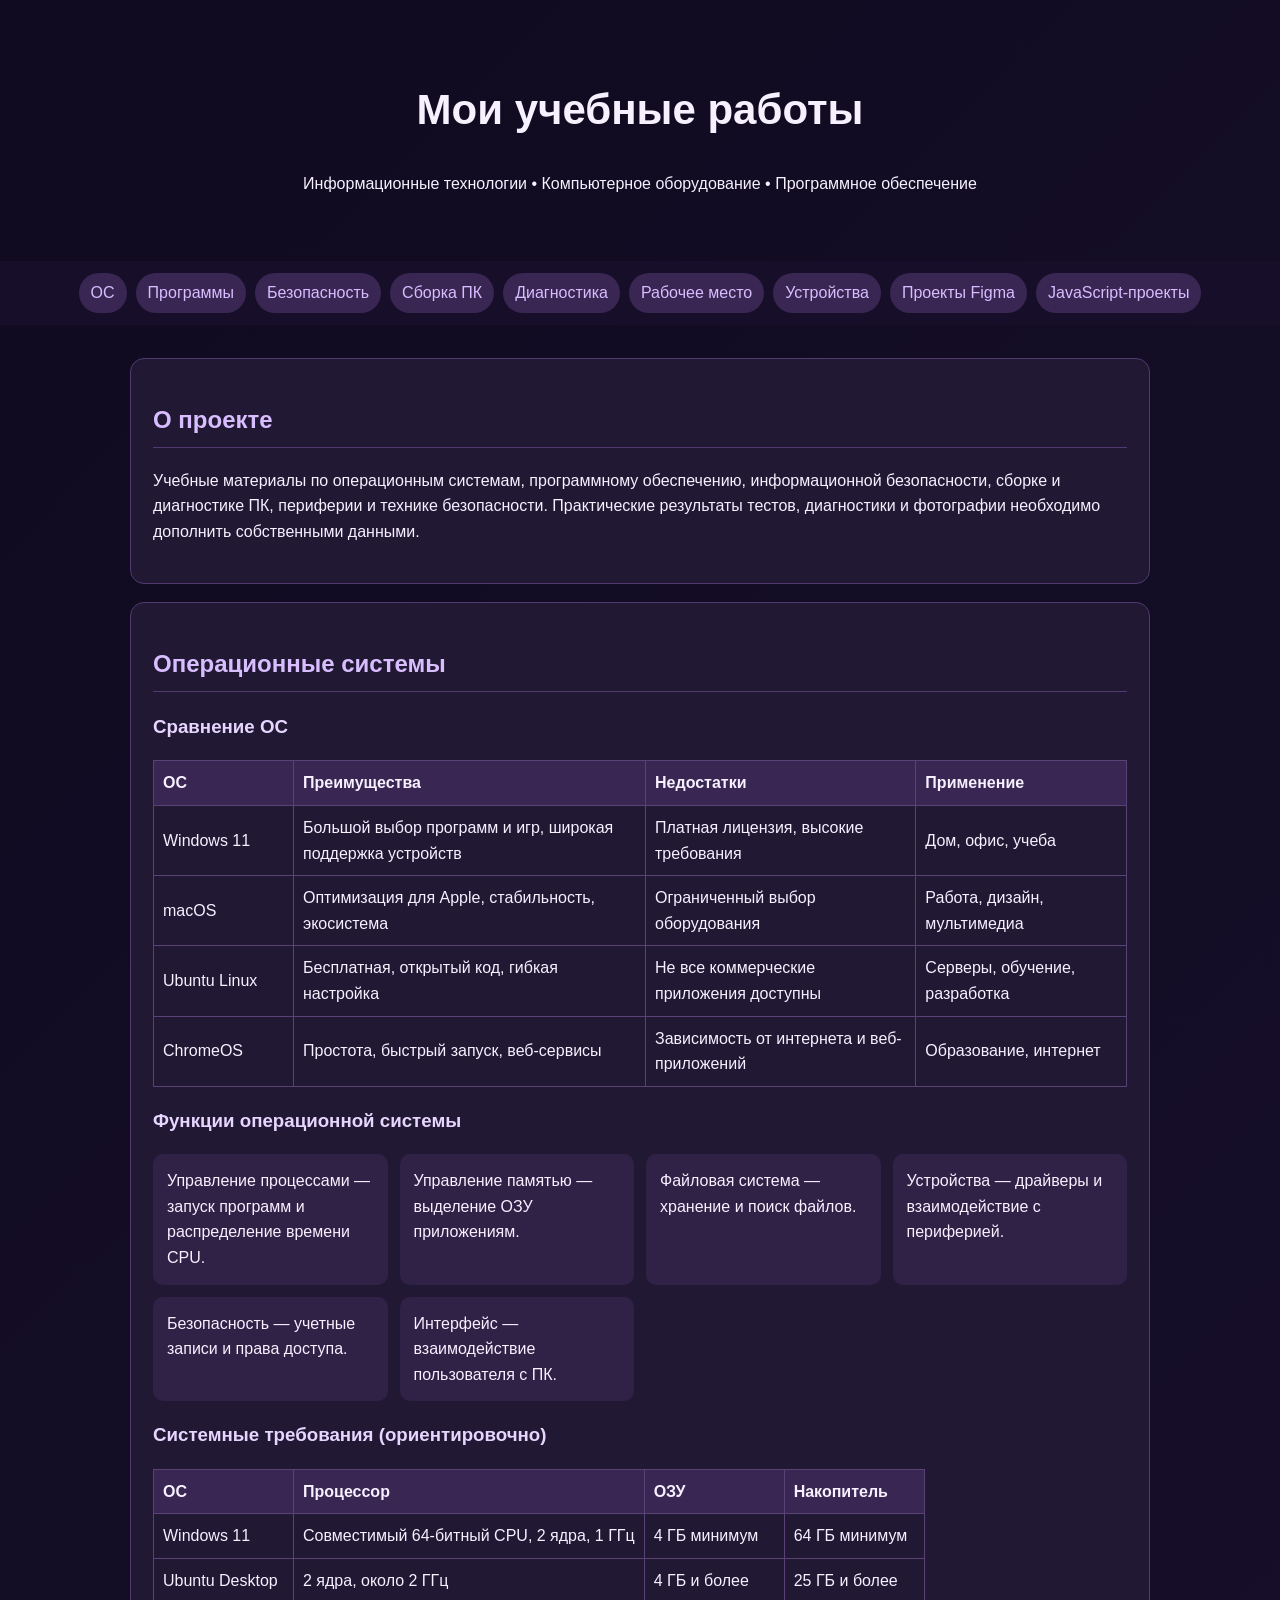
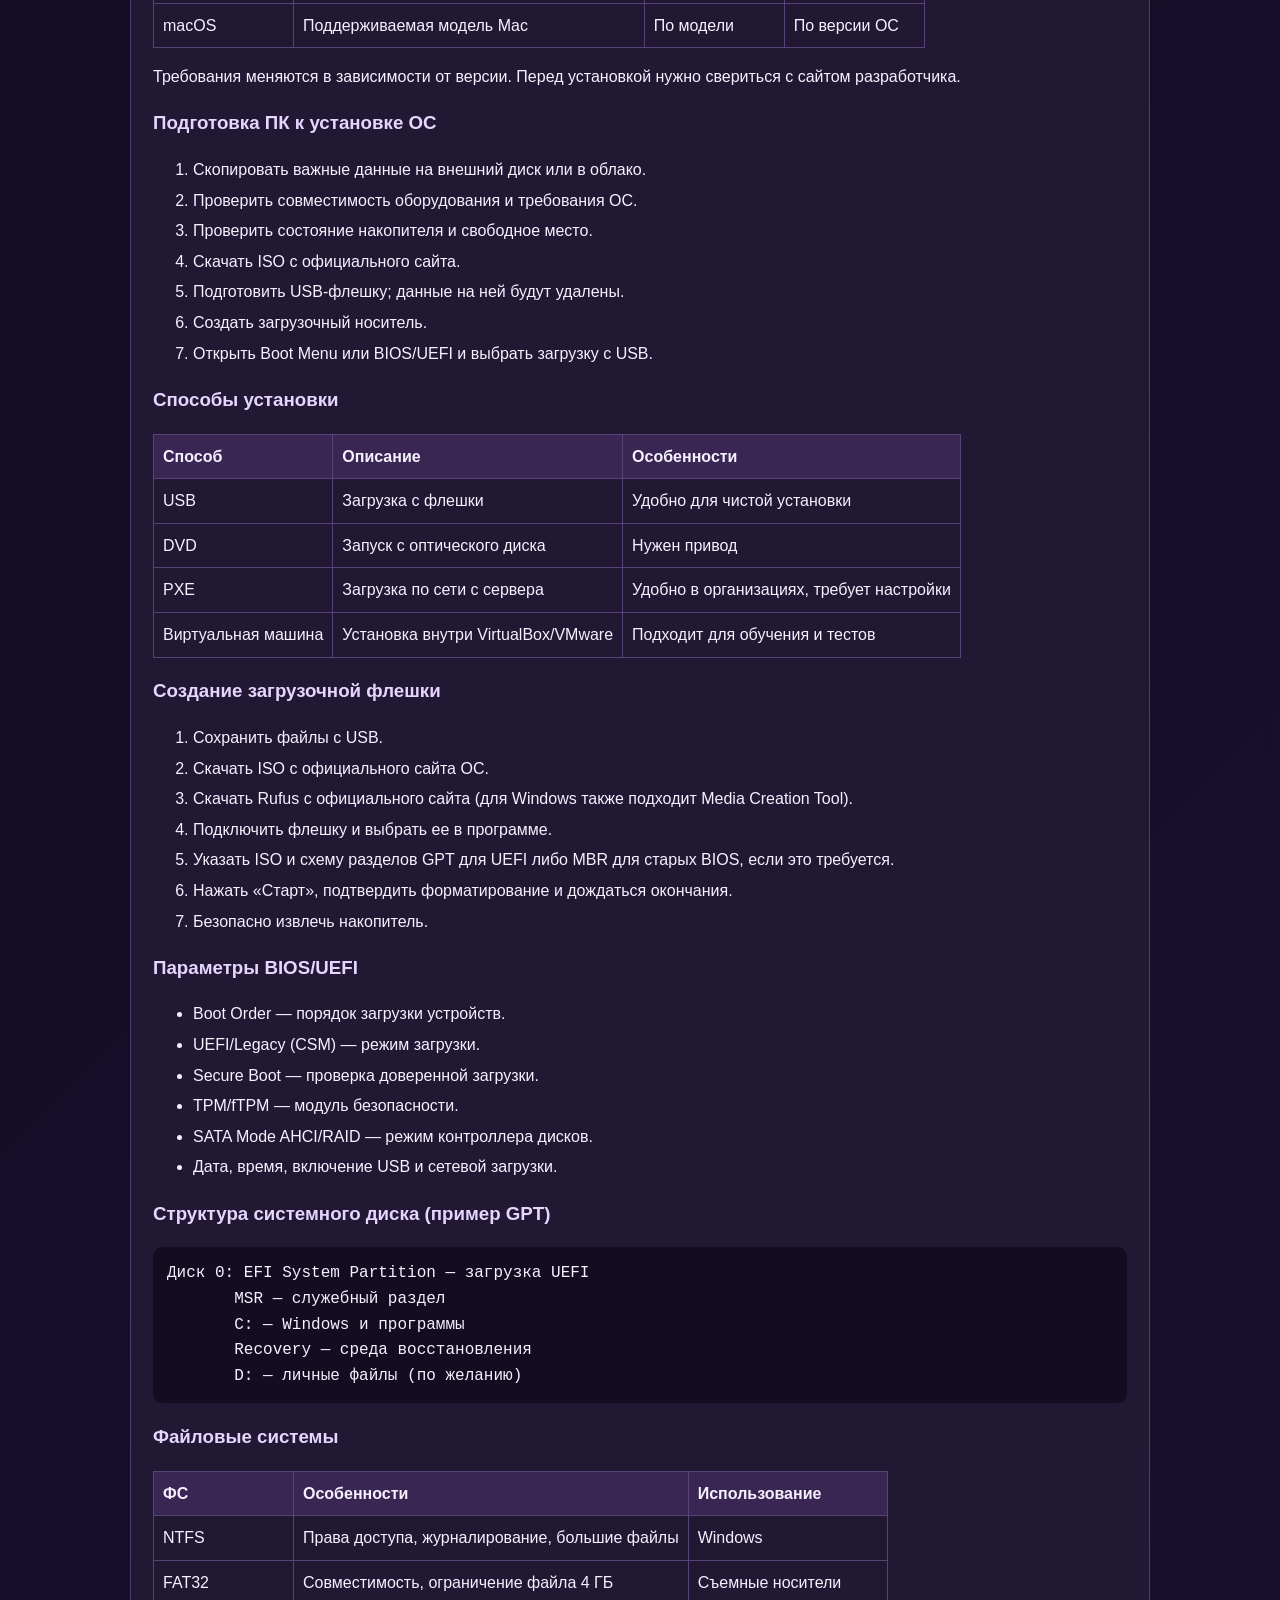
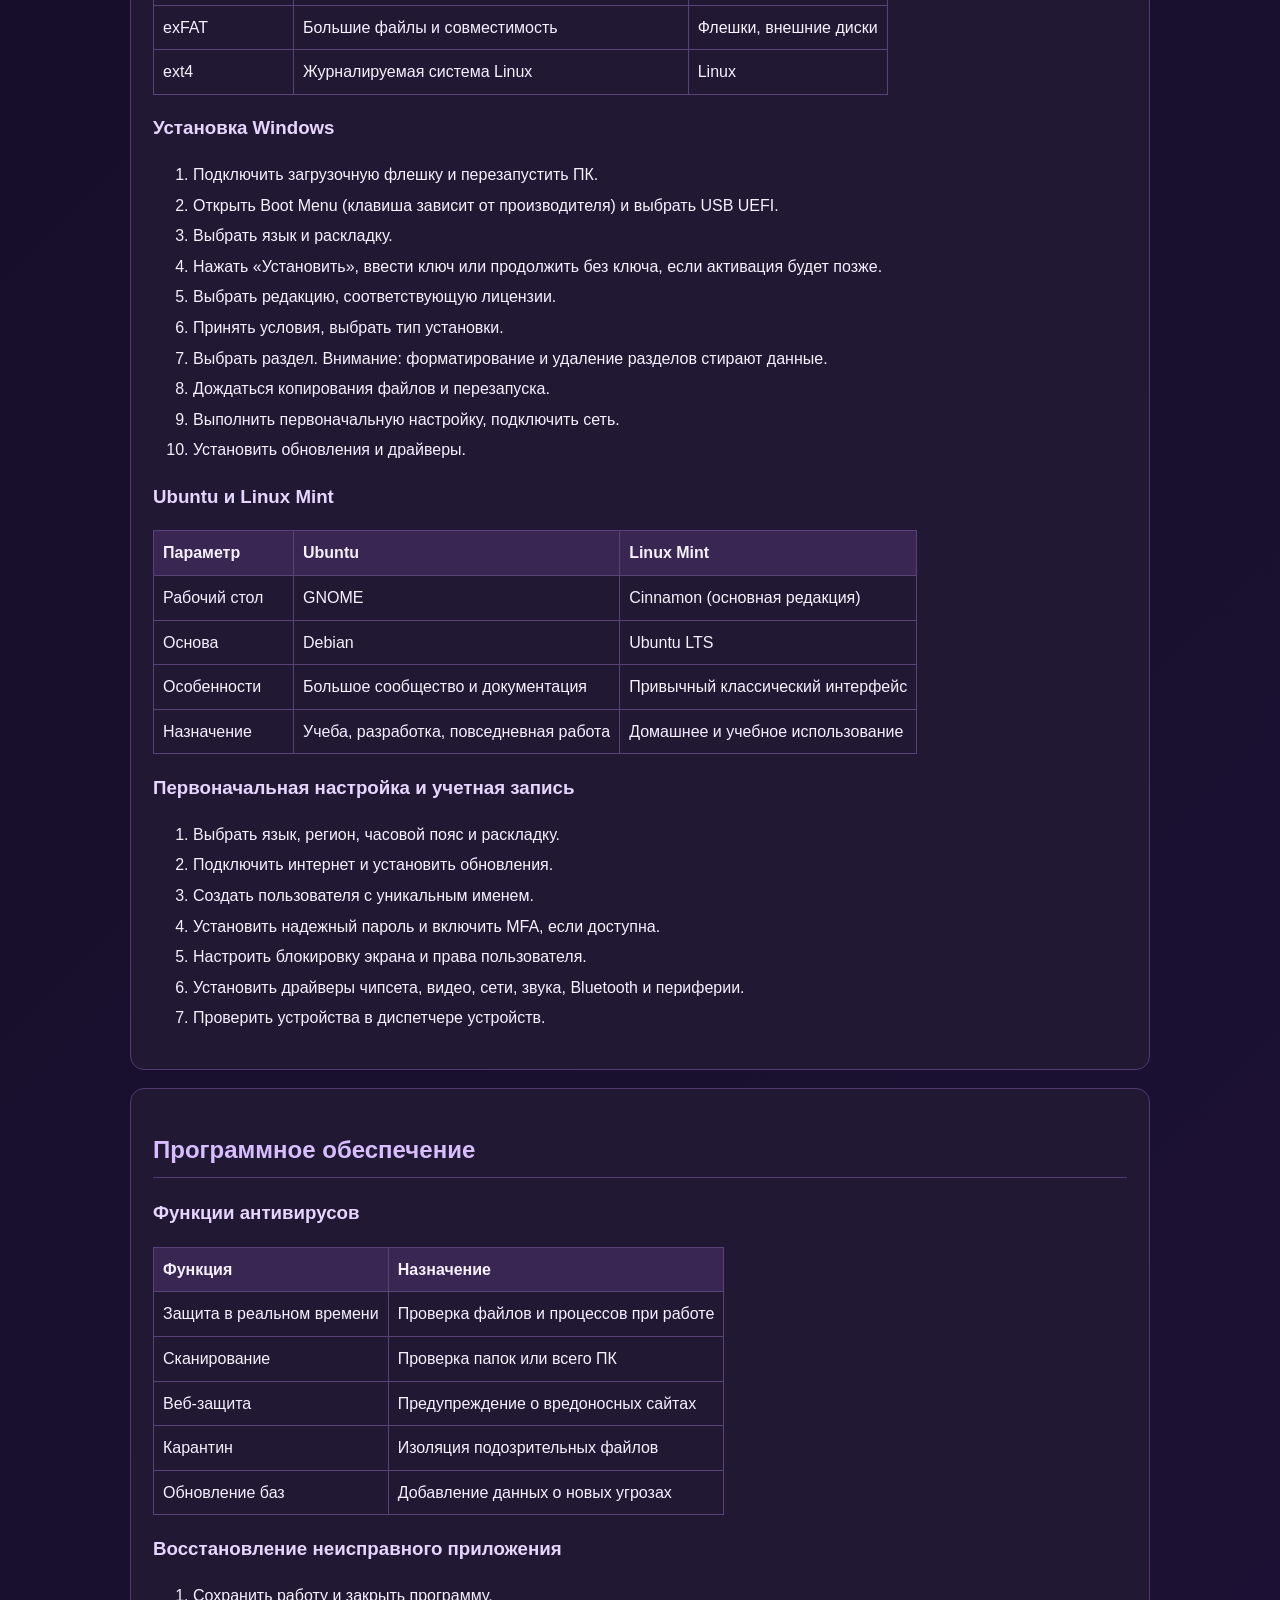
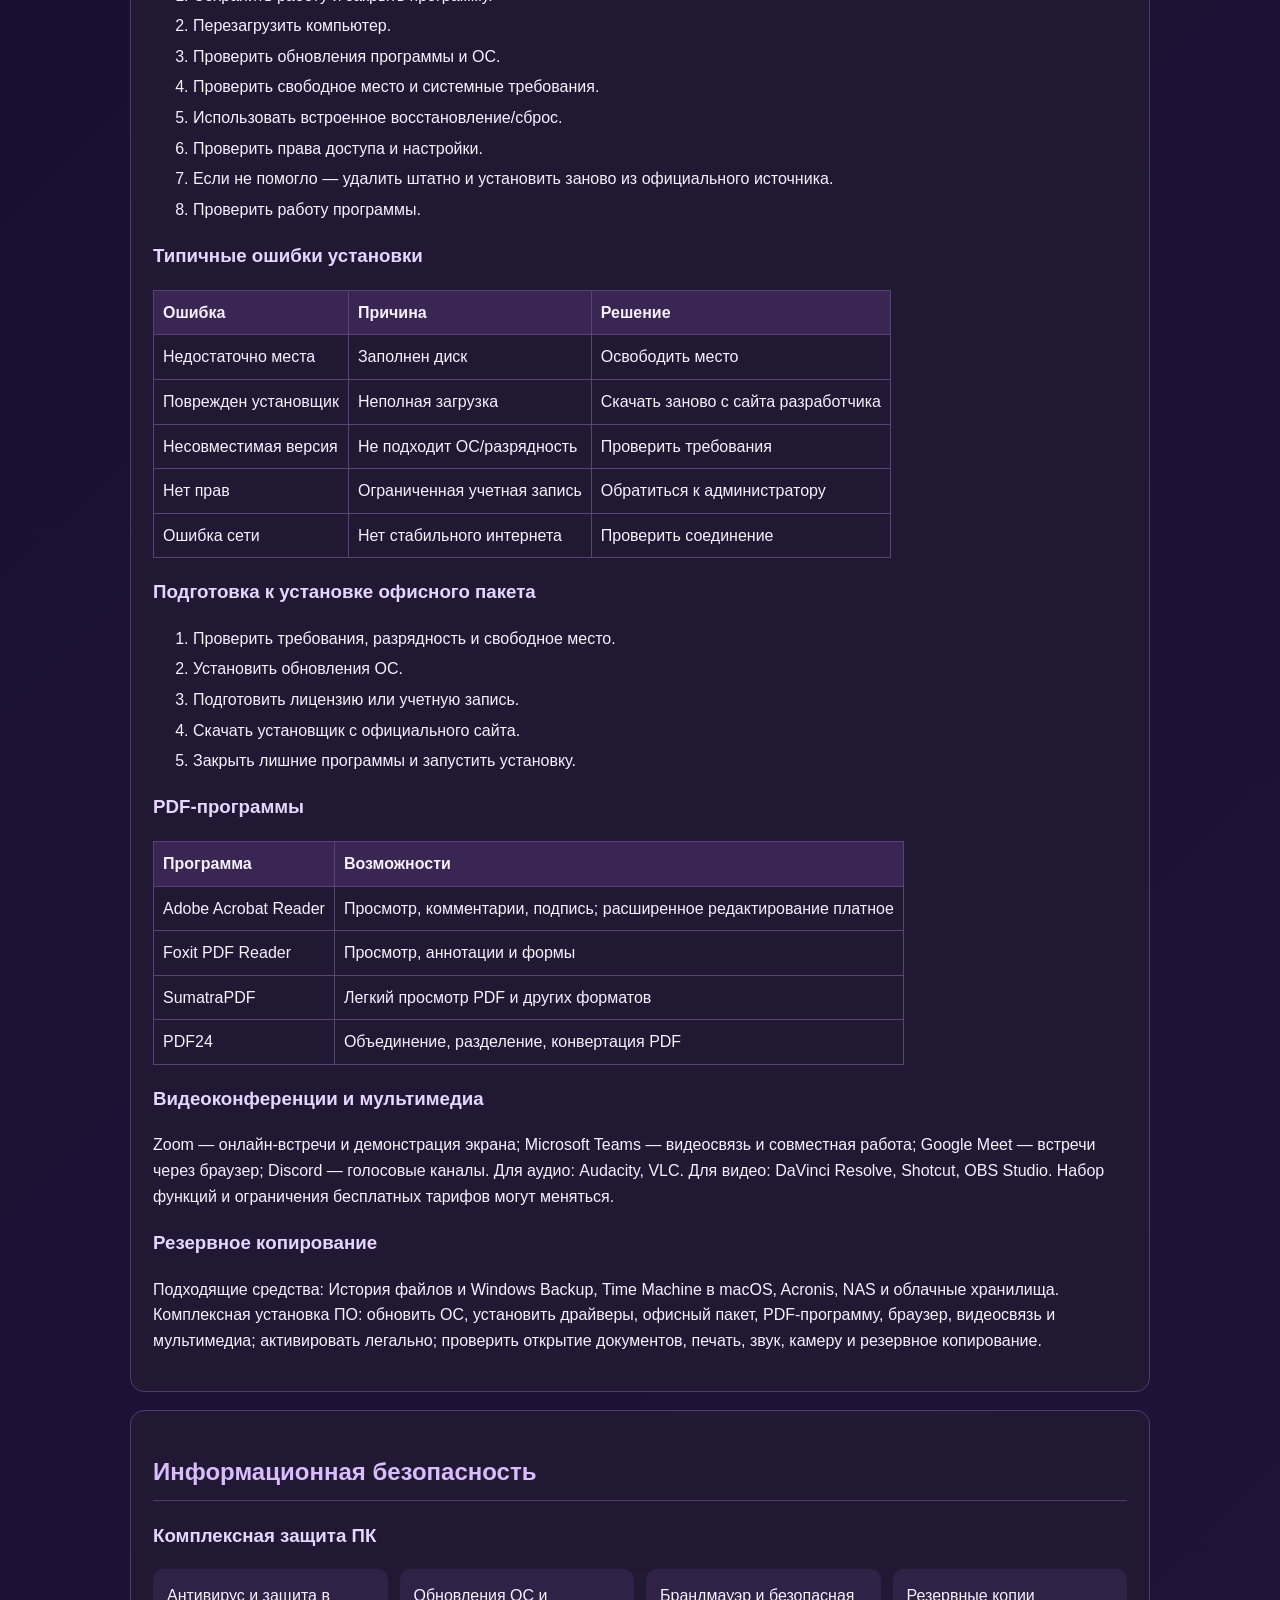
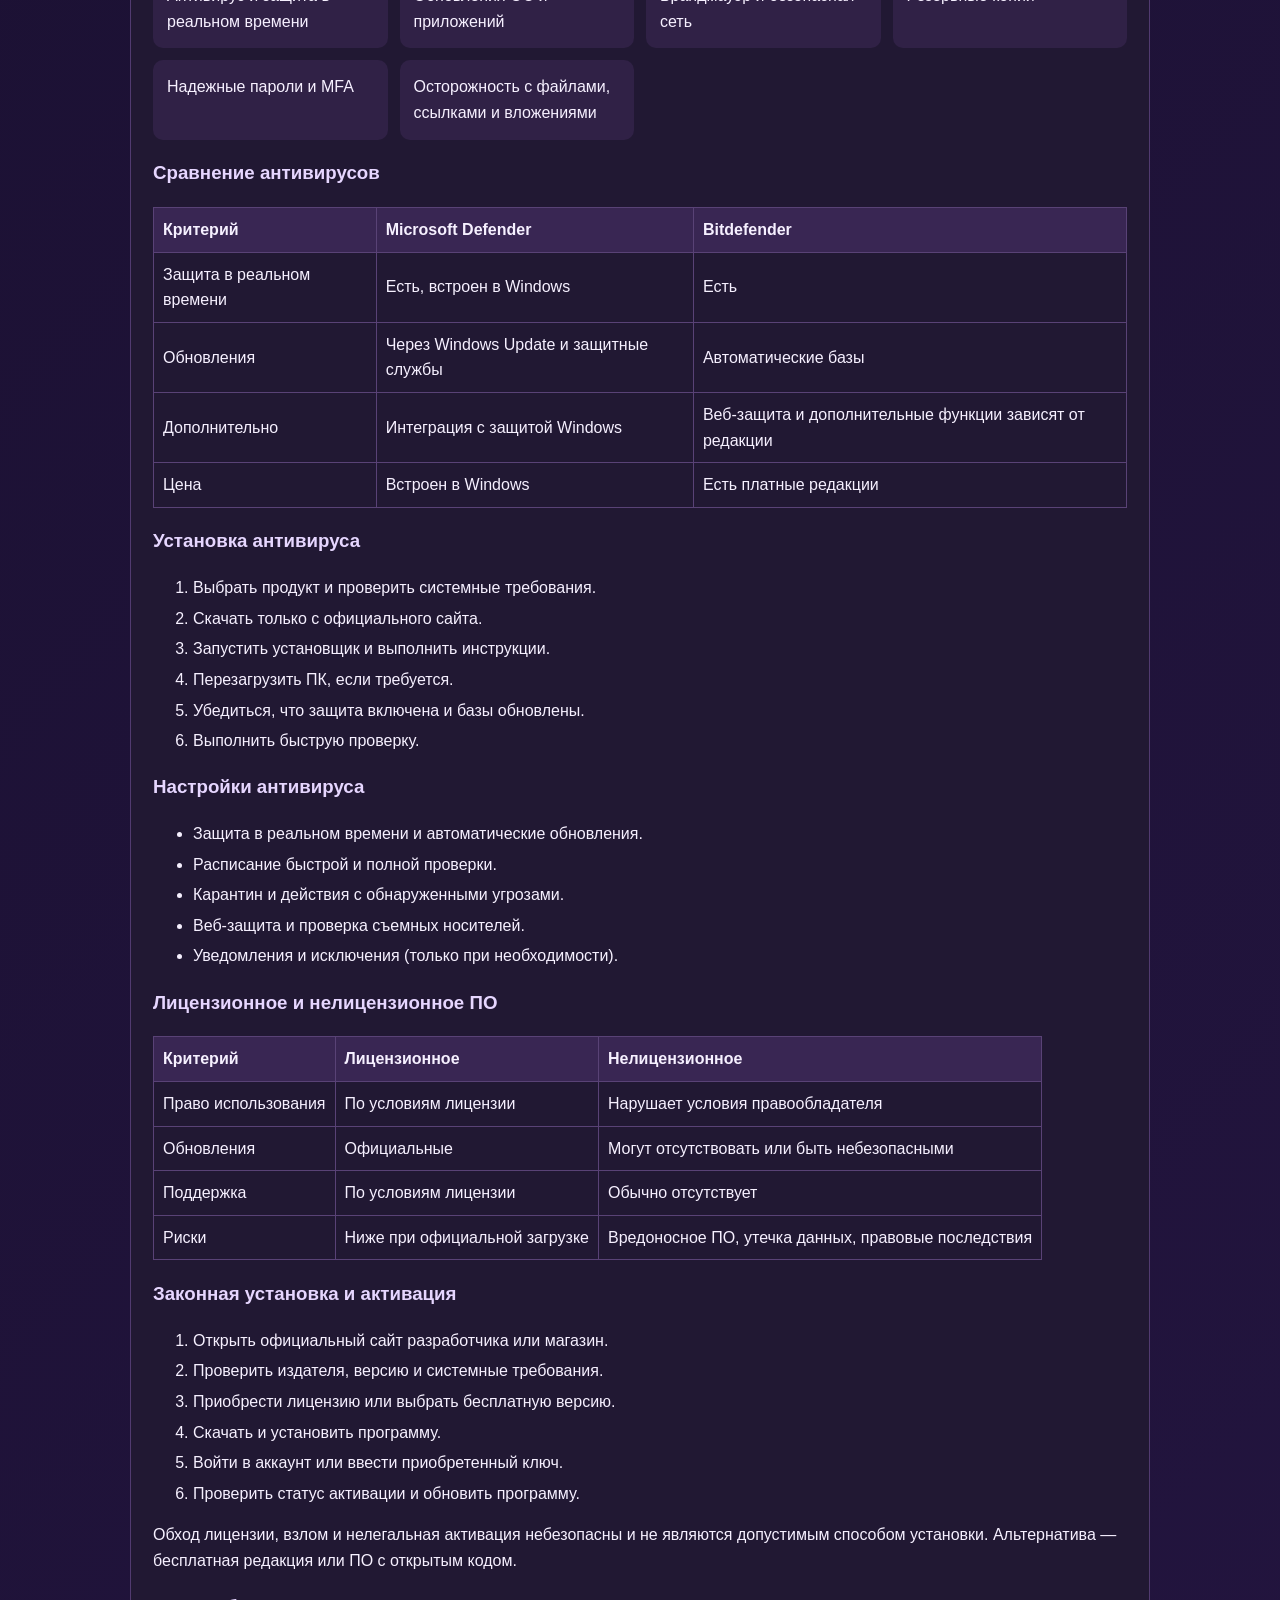
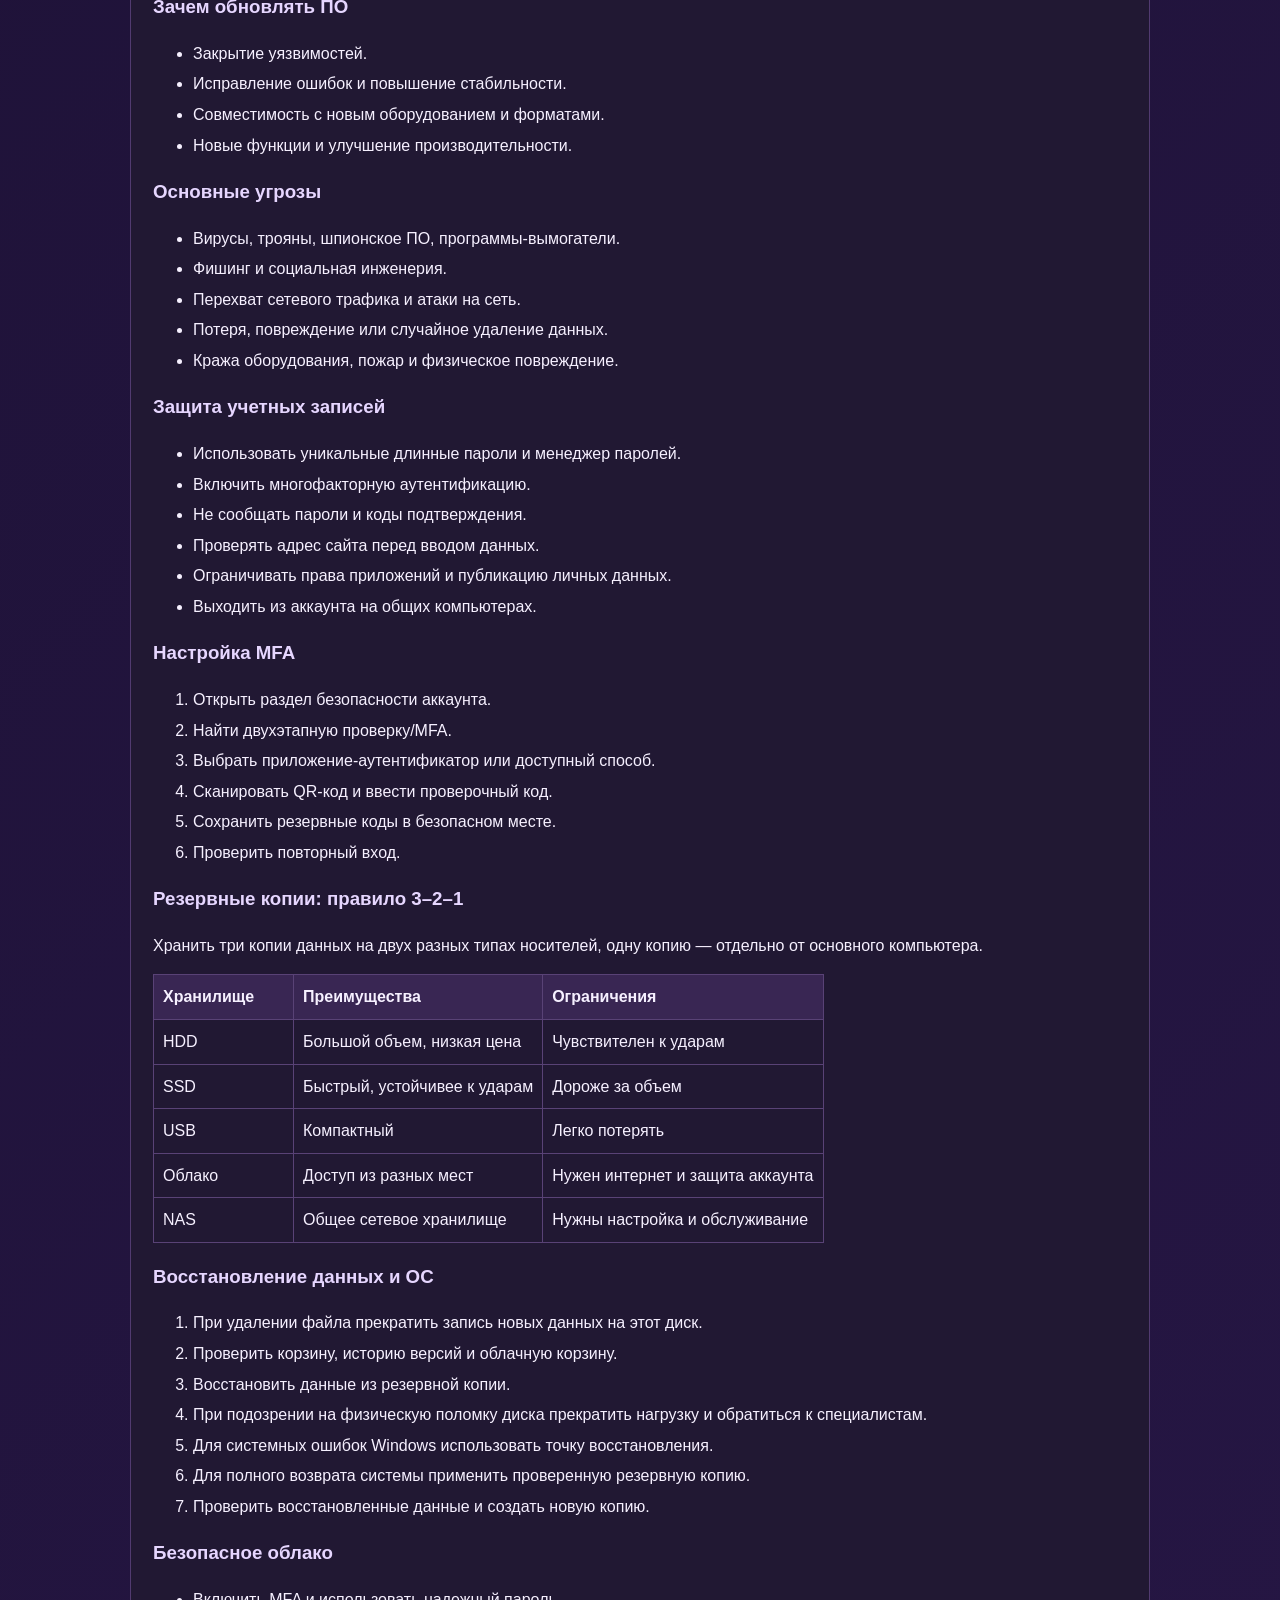
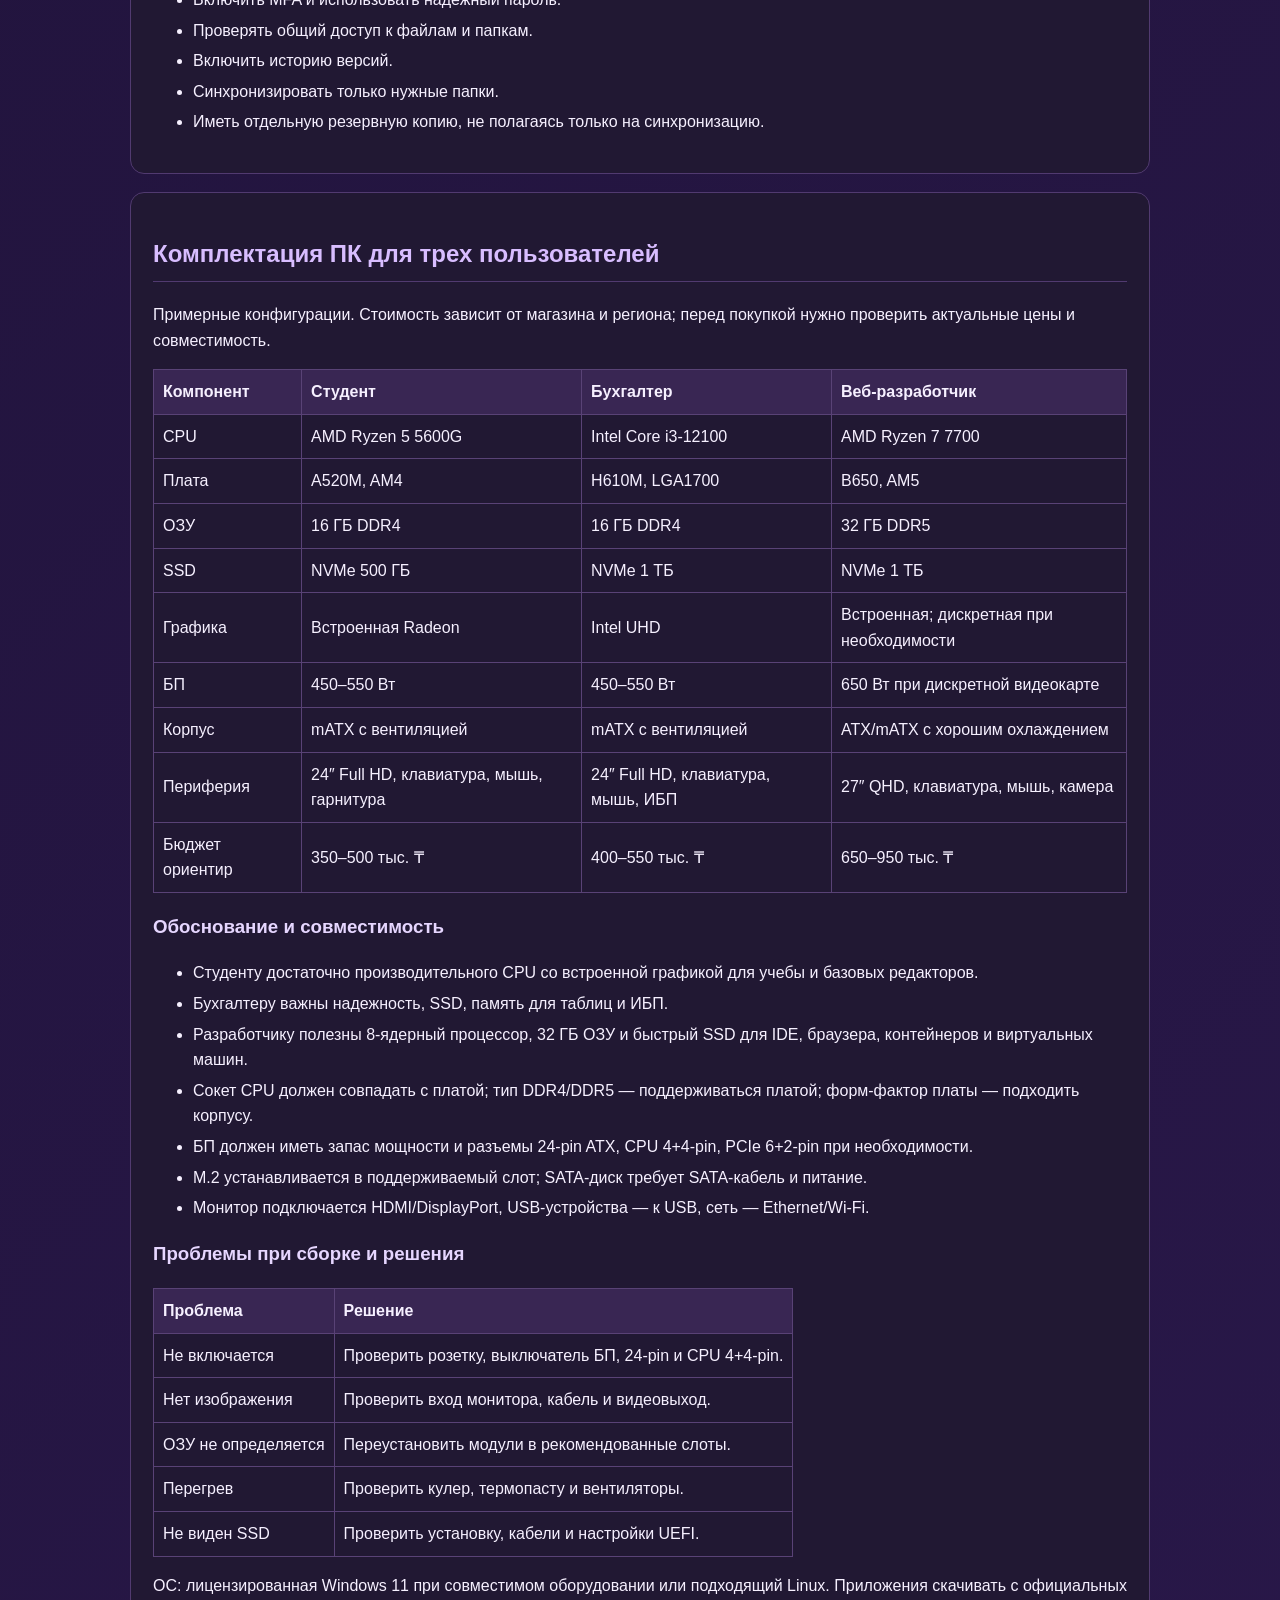
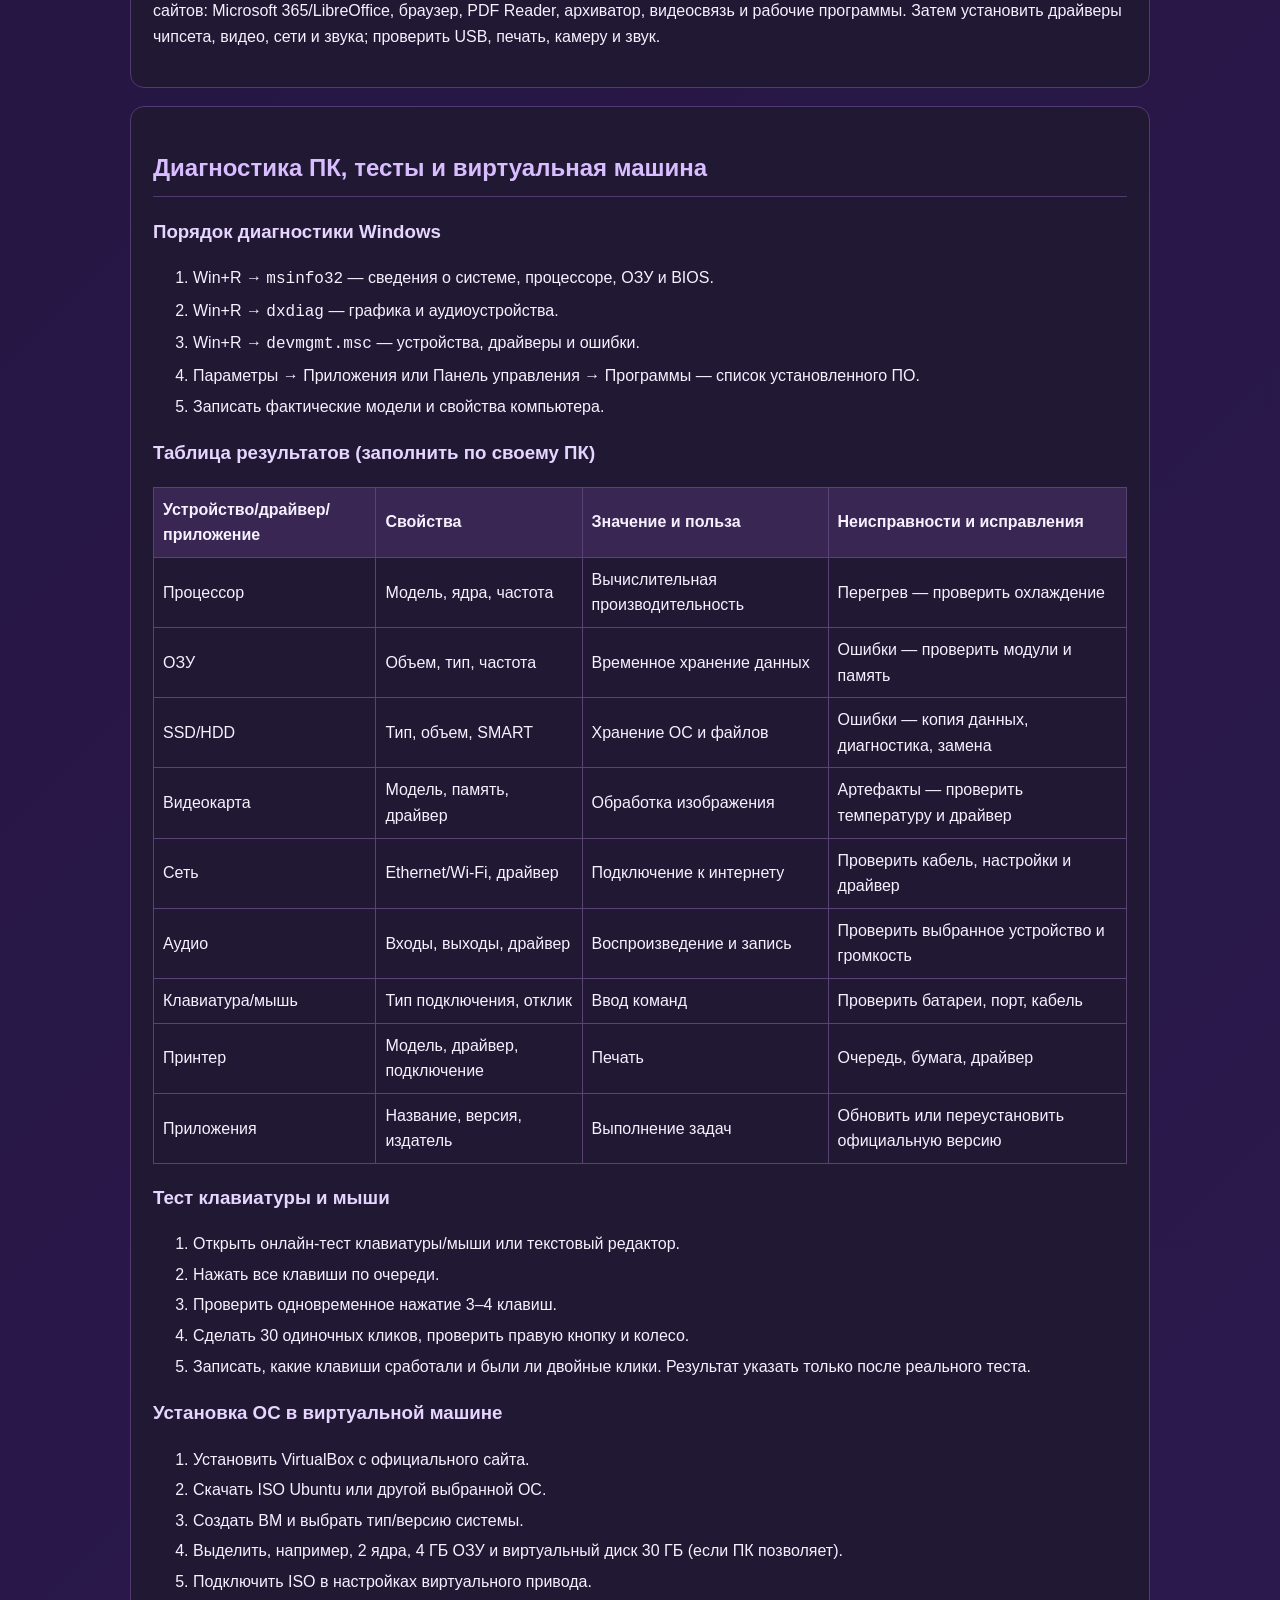
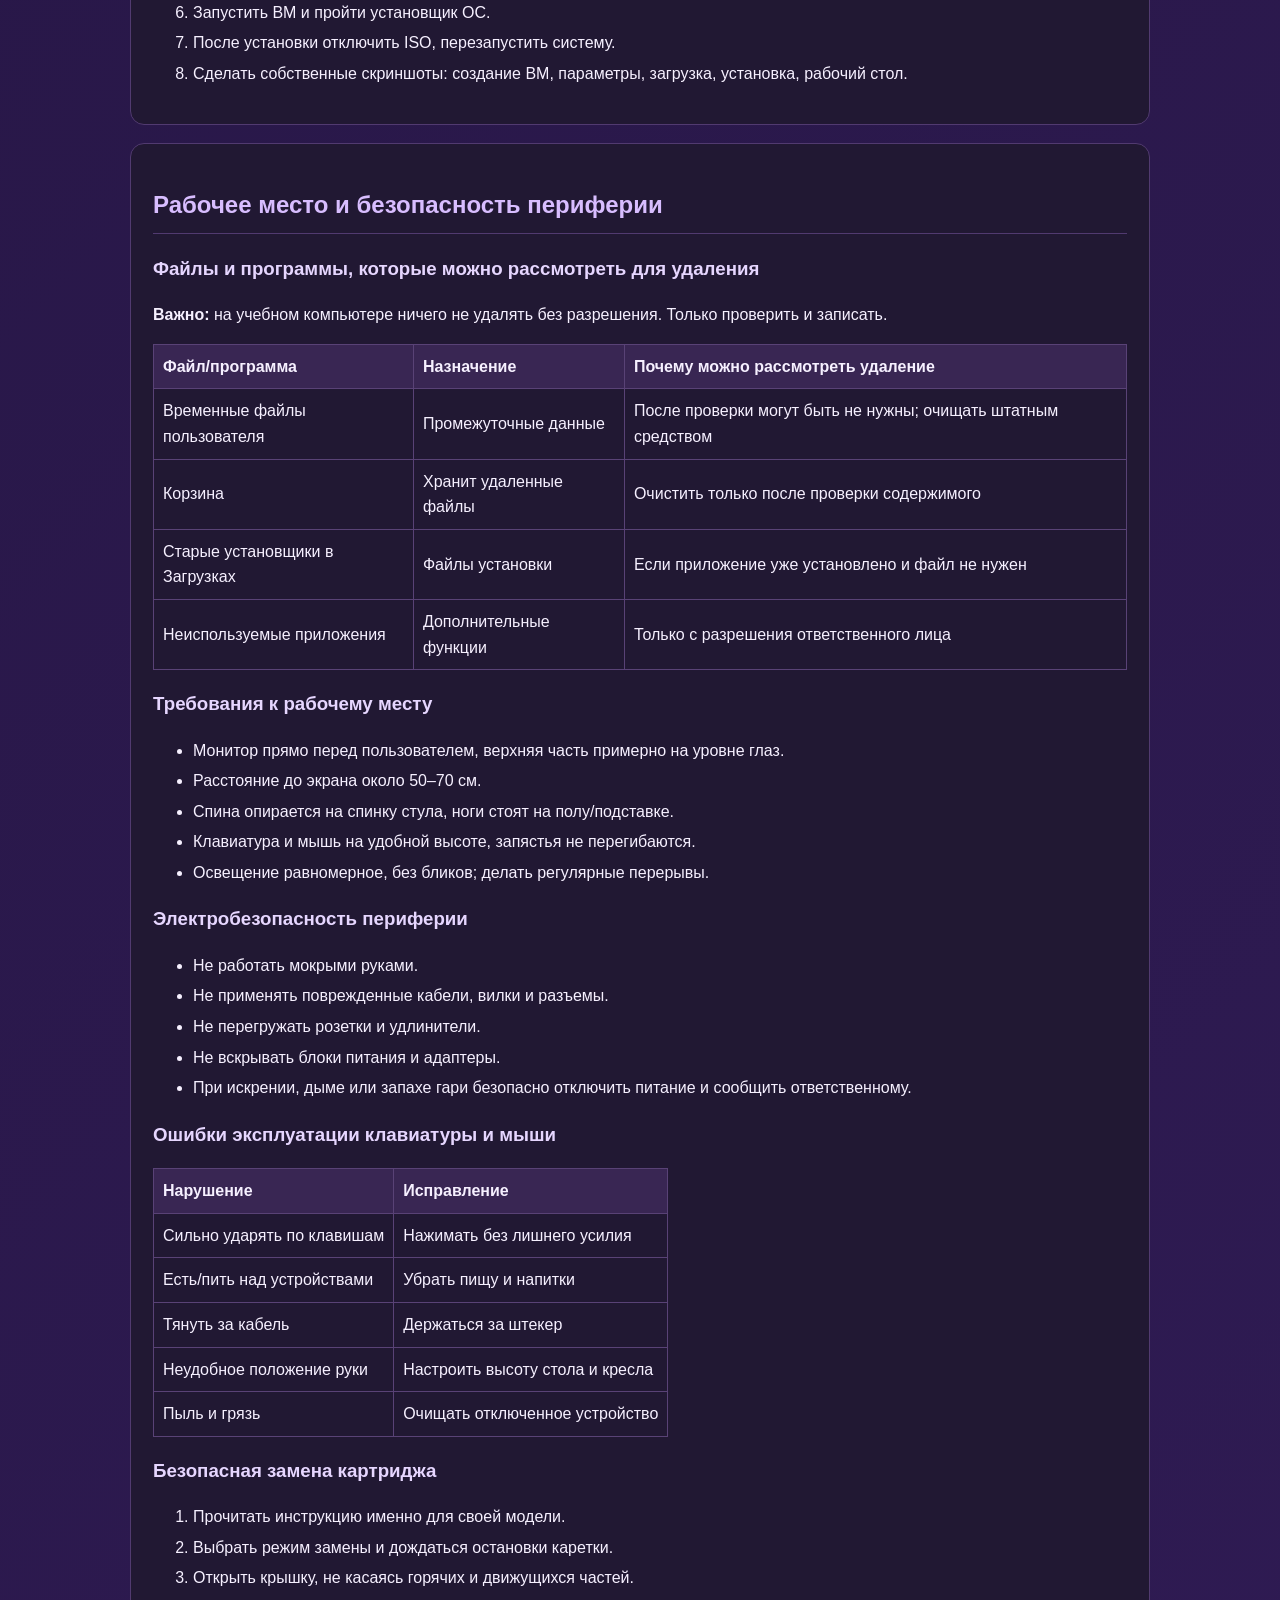
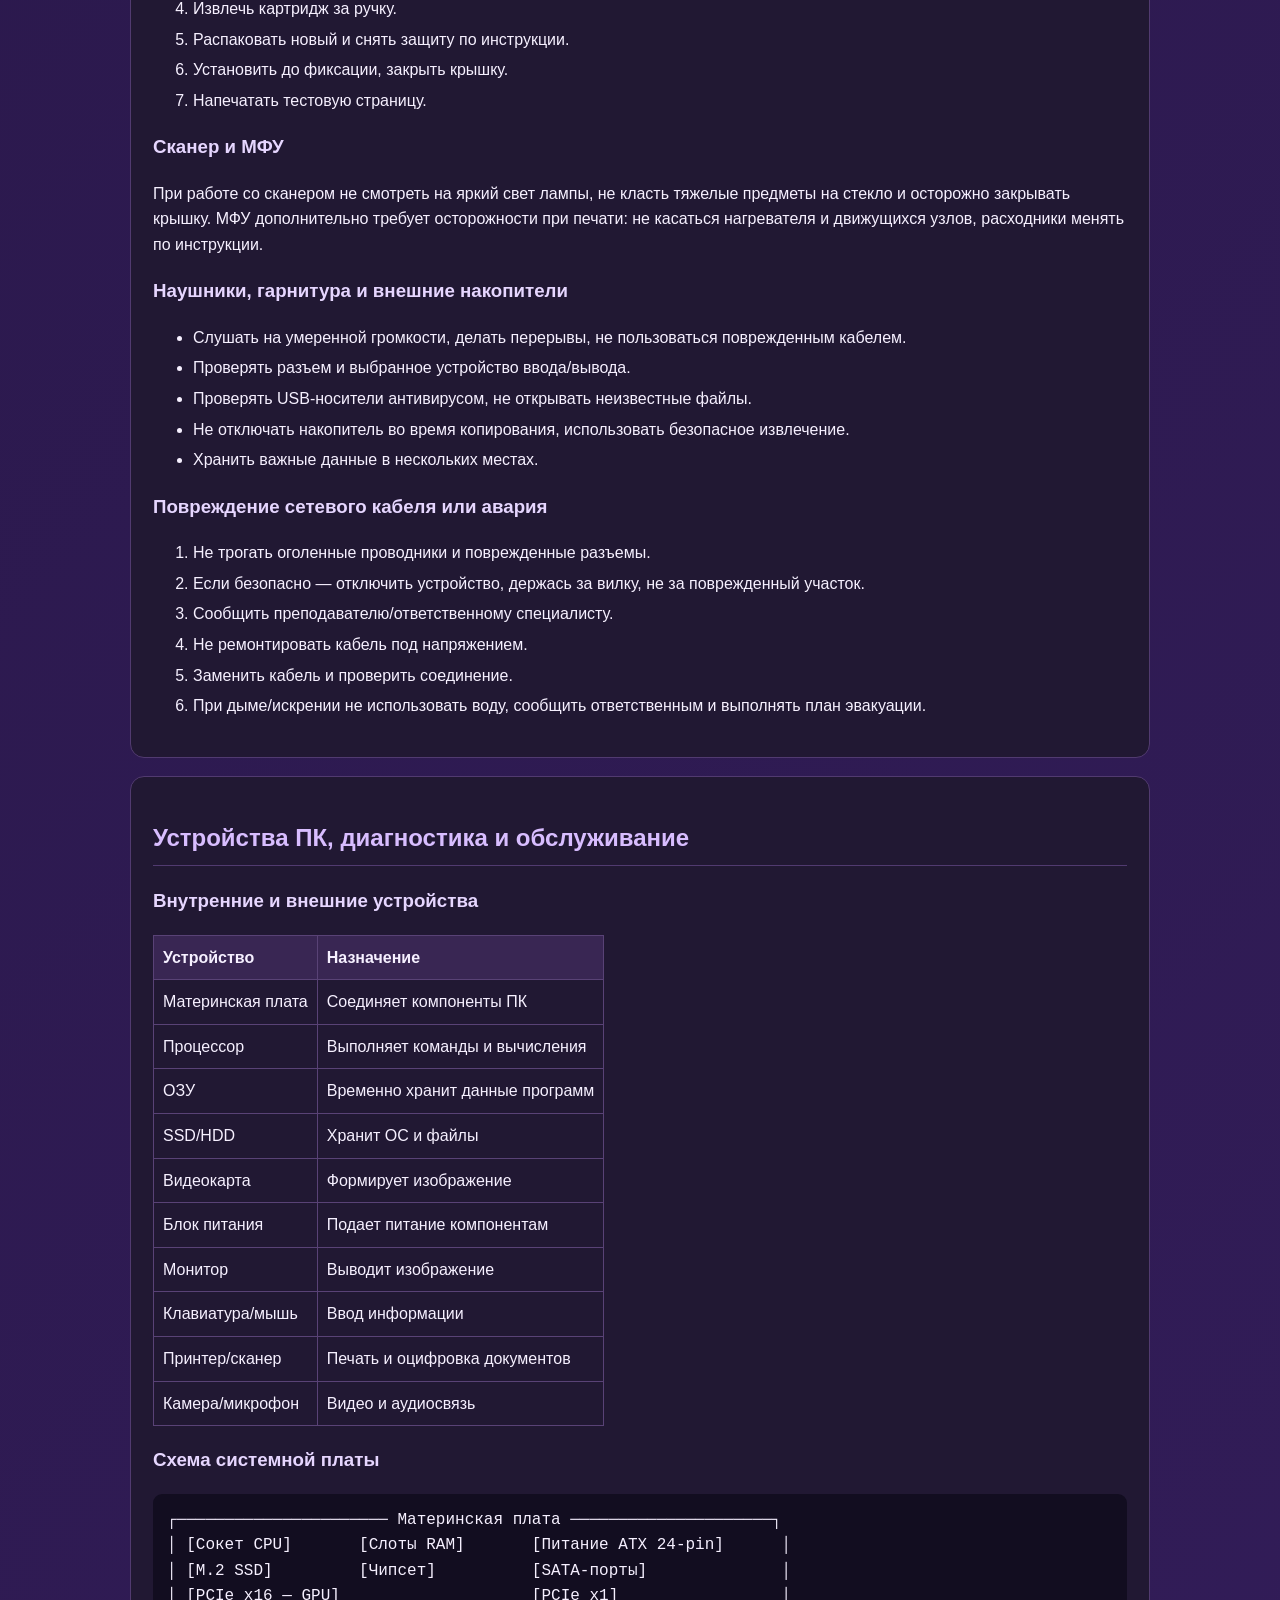
<file: index.html>
<!doctype html><html lang="ru"><head><meta charset="utf-8"><meta name="viewport" content="width=device-width,initial-scale=1"><title>Мои учебные работы</title><style>
*{box-sizing:border-box}body{margin:0;background:linear-gradient(135deg,#100b20,#392064);color:#f6f0ff;font:16px/1.6 Arial}header{text-align:center;padding:48px 15px}h1{font-size:42px}nav{position:sticky;top:0;background:#170f29;padding:12px;display:flex;gap:9px;justify-content:center;flex-wrap:wrap}a{color:#d9bdff}nav a{background:#392653;padding:7px 12px;border-radius:20px;text-decoration:none}main{max-width:1050px;margin:auto;padding:15px}.box{background:#211833;border:1px solid #513a70;border-radius:14px;padding:22px;margin:18px 0}h2{color:#d8bdff;border-bottom:1px solid #513a70;padding-bottom:8px}h3{color:#e6d6ff}table{border-collapse:collapse;width:100%;display:block;overflow-x:auto;margin:12px 0}td,th{border:1px solid #594276;padding:9px;min-width:140px;text-align:left}th{background:#392653}pre{white-space:pre-wrap;background:#120d20;padding:14px;border-radius:9px}.grid{display:grid;grid-template-columns:repeat(auto-fit,minmax(220px,1fr));gap:12px}.card{background:#302146;padding:14px;border-radius:10px}li{margin:5px 0}.muted{color:#cbbadd}footer{text-align:center;padding:25px;color:#cbbadd}@media print{body{background:white;color:#111}.box{background:white;color:#111}h2,h3{color:#392653}}
</style></head><body><header><h1>Мои учебные работы</h1><p>Информационные технологии • Компьютерное оборудование • Программное обеспечение</p></header>
<nav><a href="#os">ОС</a><a href="#soft">Программы</a><a href="#safe">Безопасность</a><a href="#pc">Сборка ПК</a><a href="#diag">Диагностика</a><a href="#work">Рабочее место</a><a href="#hardware">Устройства</a><a href="#figma">Проекты Figma</a><a href="#js">JavaScript-проекты</a></nav><main>
<div class="box"><h2>О проекте</h2><p>Учебные материалы по операционным системам, программному обеспечению, информационной безопасности, сборке и диагностике ПК, периферии и технике безопасности. Практические результаты тестов, диагностики и фотографии необходимо дополнить собственными данными.</p></div>
<section class="box" id="os"><h2>Операционные системы</h2>
<h3>Сравнение ОС</h3><table><tr><th>ОС</th><th>Преимущества</th><th>Недостатки</th><th>Применение</th></tr><tr><td>Windows 11</td><td>Большой выбор программ и игр, широкая поддержка устройств</td><td>Платная лицензия, высокие требования</td><td>Дом, офис, учеба</td></tr><tr><td>macOS</td><td>Оптимизация для Apple, стабильность, экосистема</td><td>Ограниченный выбор оборудования</td><td>Работа, дизайн, мультимедиа</td></tr><tr><td>Ubuntu Linux</td><td>Бесплатная, открытый код, гибкая настройка</td><td>Не все коммерческие приложения доступны</td><td>Серверы, обучение, разработка</td></tr><tr><td>ChromeOS</td><td>Простота, быстрый запуск, веб-сервисы</td><td>Зависимость от интернета и веб-приложений</td><td>Образование, интернет</td></tr></table>
<h3>Функции операционной системы</h3><div class="grid"><div class="card">Управление процессами — запуск программ и распределение времени CPU.</div><div class="card">Управление памятью — выделение ОЗУ приложениям.</div><div class="card">Файловая система — хранение и поиск файлов.</div><div class="card">Устройства — драйверы и взаимодействие с периферией.</div><div class="card">Безопасность — учетные записи и права доступа.</div><div class="card">Интерфейс — взаимодействие пользователя с ПК.</div></div>
<h3>Системные требования (ориентировочно)</h3><table><tr><th>ОС</th><th>Процессор</th><th>ОЗУ</th><th>Накопитель</th></tr><tr><td>Windows 11</td><td>Совместимый 64-битный CPU, 2 ядра, 1 ГГц</td><td>4 ГБ минимум</td><td>64 ГБ минимум</td></tr><tr><td>Ubuntu Desktop</td><td>2 ядра, около 2 ГГц</td><td>4 ГБ и более</td><td>25 ГБ и более</td></tr><tr><td>macOS</td><td>Поддерживаемая модель Mac</td><td>По модели</td><td>По версии ОС</td></tr></table><p>Требования меняются в зависимости от версии. Перед установкой нужно свериться с сайтом разработчика.</p>
<h3>Подготовка ПК к установке ОС</h3><ol><li>Скопировать важные данные на внешний диск или в облако.</li><li>Проверить совместимость оборудования и требования ОС.</li><li>Проверить состояние накопителя и свободное место.</li><li>Скачать ISO с официального сайта.</li><li>Подготовить USB-флешку; данные на ней будут удалены.</li><li>Создать загрузочный носитель.</li><li>Открыть Boot Menu или BIOS/UEFI и выбрать загрузку с USB.</li></ol>
<h3>Способы установки</h3><table><tr><th>Способ</th><th>Описание</th><th>Особенности</th></tr><tr><td>USB</td><td>Загрузка с флешки</td><td>Удобно для чистой установки</td></tr><tr><td>DVD</td><td>Запуск с оптического диска</td><td>Нужен привод</td></tr><tr><td>PXE</td><td>Загрузка по сети с сервера</td><td>Удобно в организациях, требует настройки</td></tr><tr><td>Виртуальная машина</td><td>Установка внутри VirtualBox/VMware</td><td>Подходит для обучения и тестов</td></tr></table>
<h3>Создание загрузочной флешки</h3><ol><li>Сохранить файлы с USB.</li><li>Скачать ISO с официального сайта ОС.</li><li>Скачать Rufus с официального сайта (для Windows также подходит Media Creation Tool).</li><li>Подключить флешку и выбрать ее в программе.</li><li>Указать ISO и схему разделов GPT для UEFI либо MBR для старых BIOS, если это требуется.</li><li>Нажать «Старт», подтвердить форматирование и дождаться окончания.</li><li>Безопасно извлечь накопитель.</li></ol>
<h3>Параметры BIOS/UEFI</h3><ul><li>Boot Order — порядок загрузки устройств.</li><li>UEFI/Legacy (CSM) — режим загрузки.</li><li>Secure Boot — проверка доверенной загрузки.</li><li>TPM/fTPM — модуль безопасности.</li><li>SATA Mode AHCI/RAID — режим контроллера дисков.</li><li>Дата, время, включение USB и сетевой загрузки.</li></ul>
<h3>Структура системного диска (пример GPT)</h3><pre>Диск 0: EFI System Partition — загрузка UEFI
       MSR — служебный раздел
       C: — Windows и программы
       Recovery — среда восстановления
       D: — личные файлы (по желанию)</pre>
<h3>Файловые системы</h3><table><tr><th>ФС</th><th>Особенности</th><th>Использование</th></tr><tr><td>NTFS</td><td>Права доступа, журналирование, большие файлы</td><td>Windows</td></tr><tr><td>FAT32</td><td>Совместимость, ограничение файла 4 ГБ</td><td>Съемные носители</td></tr><tr><td>exFAT</td><td>Большие файлы и совместимость</td><td>Флешки, внешние диски</td></tr><tr><td>ext4</td><td>Журналируемая система Linux</td><td>Linux</td></tr></table>
<h3>Установка Windows</h3><ol><li>Подключить загрузочную флешку и перезапустить ПК.</li><li>Открыть Boot Menu (клавиша зависит от производителя) и выбрать USB UEFI.</li><li>Выбрать язык и раскладку.</li><li>Нажать «Установить», ввести ключ или продолжить без ключа, если активация будет позже.</li><li>Выбрать редакцию, соответствующую лицензии.</li><li>Принять условия, выбрать тип установки.</li><li>Выбрать раздел. Внимание: форматирование и удаление разделов стирают данные.</li><li>Дождаться копирования файлов и перезапуска.</li><li>Выполнить первоначальную настройку, подключить сеть.</li><li>Установить обновления и драйверы.</li></ol>
<h3>Ubuntu и Linux Mint</h3><table><tr><th>Параметр</th><th>Ubuntu</th><th>Linux Mint</th></tr><tr><td>Рабочий стол</td><td>GNOME</td><td>Cinnamon (основная редакция)</td></tr><tr><td>Основа</td><td>Debian</td><td>Ubuntu LTS</td></tr><tr><td>Особенности</td><td>Большое сообщество и документация</td><td>Привычный классический интерфейс</td></tr><tr><td>Назначение</td><td>Учеба, разработка, повседневная работа</td><td>Домашнее и учебное использование</td></tr></table>
<h3>Первоначальная настройка и учетная запись</h3><ol><li>Выбрать язык, регион, часовой пояс и раскладку.</li><li>Подключить интернет и установить обновления.</li><li>Создать пользователя с уникальным именем.</li><li>Установить надежный пароль и включить MFA, если доступна.</li><li>Настроить блокировку экрана и права пользователя.</li><li>Установить драйверы чипсета, видео, сети, звука, Bluetooth и периферии.</li><li>Проверить устройства в диспетчере устройств.</li></ol>
</section>
<section class="box" id="soft"><h2>Программное обеспечение</h2>
<h3>Функции антивирусов</h3><table><tr><th>Функция</th><th>Назначение</th></tr><tr><td>Защита в реальном времени</td><td>Проверка файлов и процессов при работе</td></tr><tr><td>Сканирование</td><td>Проверка папок или всего ПК</td></tr><tr><td>Веб-защита</td><td>Предупреждение о вредоносных сайтах</td></tr><tr><td>Карантин</td><td>Изоляция подозрительных файлов</td></tr><tr><td>Обновление баз</td><td>Добавление данных о новых угрозах</td></tr></table>
<h3>Восстановление неисправного приложения</h3><ol><li>Сохранить работу и закрыть программу.</li><li>Перезагрузить компьютер.</li><li>Проверить обновления программы и ОС.</li><li>Проверить свободное место и системные требования.</li><li>Использовать встроенное восстановление/сброс.</li><li>Проверить права доступа и настройки.</li><li>Если не помогло — удалить штатно и установить заново из официального источника.</li><li>Проверить работу программы.</li></ol>
<h3>Типичные ошибки установки</h3><table><tr><th>Ошибка</th><th>Причина</th><th>Решение</th></tr><tr><td>Недостаточно места</td><td>Заполнен диск</td><td>Освободить место</td></tr><tr><td>Поврежден установщик</td><td>Неполная загрузка</td><td>Скачать заново с сайта разработчика</td></tr><tr><td>Несовместимая версия</td><td>Не подходит ОС/разрядность</td><td>Проверить требования</td></tr><tr><td>Нет прав</td><td>Ограниченная учетная запись</td><td>Обратиться к администратору</td></tr><tr><td>Ошибка сети</td><td>Нет стабильного интернета</td><td>Проверить соединение</td></tr></table>
<h3>Подготовка к установке офисного пакета</h3><ol><li>Проверить требования, разрядность и свободное место.</li><li>Установить обновления ОС.</li><li>Подготовить лицензию или учетную запись.</li><li>Скачать установщик с официального сайта.</li><li>Закрыть лишние программы и запустить установку.</li></ol>
<h3>PDF-программы</h3><table><tr><th>Программа</th><th>Возможности</th></tr><tr><td>Adobe Acrobat Reader</td><td>Просмотр, комментарии, подпись; расширенное редактирование платное</td></tr><tr><td>Foxit PDF Reader</td><td>Просмотр, аннотации и формы</td></tr><tr><td>SumatraPDF</td><td>Легкий просмотр PDF и других форматов</td></tr><tr><td>PDF24</td><td>Объединение, разделение, конвертация PDF</td></tr></table>
<h3>Видеоконференции и мультимедиа</h3><p>Zoom — онлайн-встречи и демонстрация экрана; Microsoft Teams — видеосвязь и совместная работа; Google Meet — встречи через браузер; Discord — голосовые каналы. Для аудио: Audacity, VLC. Для видео: DaVinci Resolve, Shotcut, OBS Studio. Набор функций и ограничения бесплатных тарифов могут меняться.</p>
<h3>Резервное копирование</h3><p>Подходящие средства: История файлов и Windows Backup, Time Machine в macOS, Acronis, NAS и облачные хранилища. Комплексная установка ПО: обновить ОС, установить драйверы, офисный пакет, PDF-программу, браузер, видеосвязь и мультимедиа; активировать легально; проверить открытие документов, печать, звук, камеру и резервное копирование.</p>
</section>
<section class="box" id="safe"><h2>Информационная безопасность</h2>
<h3>Комплексная защита ПК</h3><div class="grid"><div class="card">Антивирус и защита в реальном времени</div><div class="card">Обновления ОС и приложений</div><div class="card">Брандмауэр и безопасная сеть</div><div class="card">Резервные копии</div><div class="card">Надежные пароли и MFA</div><div class="card">Осторожность с файлами, ссылками и вложениями</div></div>
<h3>Сравнение антивирусов</h3><table><tr><th>Критерий</th><th>Microsoft Defender</th><th>Bitdefender</th></tr><tr><td>Защита в реальном времени</td><td>Есть, встроен в Windows</td><td>Есть</td></tr><tr><td>Обновления</td><td>Через Windows Update и защитные службы</td><td>Автоматические базы</td></tr><tr><td>Дополнительно</td><td>Интеграция с защитой Windows</td><td>Веб-защита и дополнительные функции зависят от редакции</td></tr><tr><td>Цена</td><td>Встроен в Windows</td><td>Есть платные редакции</td></tr></table>
<h3>Установка антивируса</h3><ol><li>Выбрать продукт и проверить системные требования.</li><li>Скачать только с официального сайта.</li><li>Запустить установщик и выполнить инструкции.</li><li>Перезагрузить ПК, если требуется.</li><li>Убедиться, что защита включена и базы обновлены.</li><li>Выполнить быструю проверку.</li></ol>
<h3>Настройки антивируса</h3><ul><li>Защита в реальном времени и автоматические обновления.</li><li>Расписание быстрой и полной проверки.</li><li>Карантин и действия с обнаруженными угрозами.</li><li>Веб-защита и проверка съемных носителей.</li><li>Уведомления и исключения (только при необходимости).</li></ul>
<h3>Лицензионное и нелицензионное ПО</h3><table><tr><th>Критерий</th><th>Лицензионное</th><th>Нелицензионное</th></tr><tr><td>Право использования</td><td>По условиям лицензии</td><td>Нарушает условия правообладателя</td></tr><tr><td>Обновления</td><td>Официальные</td><td>Могут отсутствовать или быть небезопасными</td></tr><tr><td>Поддержка</td><td>По условиям лицензии</td><td>Обычно отсутствует</td></tr><tr><td>Риски</td><td>Ниже при официальной загрузке</td><td>Вредоносное ПО, утечка данных, правовые последствия</td></tr></table>
<h3>Законная установка и активация</h3><ol><li>Открыть официальный сайт разработчика или магазин.</li><li>Проверить издателя, версию и системные требования.</li><li>Приобрести лицензию или выбрать бесплатную версию.</li><li>Скачать и установить программу.</li><li>Войти в аккаунт или ввести приобретенный ключ.</li><li>Проверить статус активации и обновить программу.</li></ol><p>Обход лицензии, взлом и нелегальная активация небезопасны и не являются допустимым способом установки. Альтернатива — бесплатная редакция или ПО с открытым кодом.</p>
<h3>Зачем обновлять ПО</h3><ul><li>Закрытие уязвимостей.</li><li>Исправление ошибок и повышение стабильности.</li><li>Совместимость с новым оборудованием и форматами.</li><li>Новые функции и улучшение производительности.</li></ul>
<h3>Основные угрозы</h3><ul><li>Вирусы, трояны, шпионское ПО, программы-вымогатели.</li><li>Фишинг и социальная инженерия.</li><li>Перехват сетевого трафика и атаки на сеть.</li><li>Потеря, повреждение или случайное удаление данных.</li><li>Кража оборудования, пожар и физическое повреждение.</li></ul>
<h3>Защита учетных записей</h3><ul><li>Использовать уникальные длинные пароли и менеджер паролей.</li><li>Включить многофакторную аутентификацию.</li><li>Не сообщать пароли и коды подтверждения.</li><li>Проверять адрес сайта перед вводом данных.</li><li>Ограничивать права приложений и публикацию личных данных.</li><li>Выходить из аккаунта на общих компьютерах.</li></ul>
<h3>Настройка MFA</h3><ol><li>Открыть раздел безопасности аккаунта.</li><li>Найти двухэтапную проверку/MFA.</li><li>Выбрать приложение-аутентификатор или доступный способ.</li><li>Сканировать QR-код и ввести проверочный код.</li><li>Сохранить резервные коды в безопасном месте.</li><li>Проверить повторный вход.</li></ol>
<h3>Резервные копии: правило 3–2–1</h3><p>Хранить три копии данных на двух разных типах носителей, одну копию — отдельно от основного компьютера.</p><table><tr><th>Хранилище</th><th>Преимущества</th><th>Ограничения</th></tr><tr><td>HDD</td><td>Большой объем, низкая цена</td><td>Чувствителен к ударам</td></tr><tr><td>SSD</td><td>Быстрый, устойчивее к ударам</td><td>Дороже за объем</td></tr><tr><td>USB</td><td>Компактный</td><td>Легко потерять</td></tr><tr><td>Облако</td><td>Доступ из разных мест</td><td>Нужен интернет и защита аккаунта</td></tr><tr><td>NAS</td><td>Общее сетевое хранилище</td><td>Нужны настройка и обслуживание</td></tr></table>
<h3>Восстановление данных и ОС</h3><ol><li>При удалении файла прекратить запись новых данных на этот диск.</li><li>Проверить корзину, историю версий и облачную корзину.</li><li>Восстановить данные из резервной копии.</li><li>При подозрении на физическую поломку диска прекратить нагрузку и обратиться к специалистам.</li><li>Для системных ошибок Windows использовать точку восстановления.</li><li>Для полного возврата системы применить проверенную резервную копию.</li><li>Проверить восстановленные данные и создать новую копию.</li></ol>
<h3>Безопасное облако</h3><ul><li>Включить MFA и использовать надежный пароль.</li><li>Проверять общий доступ к файлам и папкам.</li><li>Включить историю версий.</li><li>Синхронизировать только нужные папки.</li><li>Иметь отдельную резервную копию, не полагаясь только на синхронизацию.</li></ul>
</section>
<section class="box" id="pc"><h2>Комплектация ПК для трех пользователей</h2><p>Примерные конфигурации. Стоимость зависит от магазина и региона; перед покупкой нужно проверить актуальные цены и совместимость.</p>
<table><tr><th>Компонент</th><th>Студент</th><th>Бухгалтер</th><th>Веб-разработчик</th></tr><tr><td>CPU</td><td>AMD Ryzen 5 5600G</td><td>Intel Core i3-12100</td><td>AMD Ryzen 7 7700</td></tr><tr><td>Плата</td><td>A520M, AM4</td><td>H610M, LGA1700</td><td>B650, AM5</td></tr><tr><td>ОЗУ</td><td>16 ГБ DDR4</td><td>16 ГБ DDR4</td><td>32 ГБ DDR5</td></tr><tr><td>SSD</td><td>NVMe 500 ГБ</td><td>NVMe 1 ТБ</td><td>NVMe 1 ТБ</td></tr><tr><td>Графика</td><td>Встроенная Radeon</td><td>Intel UHD</td><td>Встроенная; дискретная при необходимости</td></tr><tr><td>БП</td><td>450–550 Вт</td><td>450–550 Вт</td><td>650 Вт при дискретной видеокарте</td></tr><tr><td>Корпус</td><td>mATX с вентиляцией</td><td>mATX с вентиляцией</td><td>ATX/mATX с хорошим охлаждением</td></tr><tr><td>Периферия</td><td>24″ Full HD, клавиатура, мышь, гарнитура</td><td>24″ Full HD, клавиатура, мышь, ИБП</td><td>27″ QHD, клавиатура, мышь, камера</td></tr><tr><td>Бюджет ориентир</td><td>350–500 тыс. ₸</td><td>400–550 тыс. ₸</td><td>650–950 тыс. ₸</td></tr></table>
<h3>Обоснование и совместимость</h3><ul><li>Студенту достаточно производительного CPU со встроенной графикой для учебы и базовых редакторов.</li><li>Бухгалтеру важны надежность, SSD, память для таблиц и ИБП.</li><li>Разработчику полезны 8-ядерный процессор, 32 ГБ ОЗУ и быстрый SSD для IDE, браузера, контейнеров и виртуальных машин.</li><li>Сокет CPU должен совпадать с платой; тип DDR4/DDR5 — поддерживаться платой; форм-фактор платы — подходить корпусу.</li><li>БП должен иметь запас мощности и разъемы 24-pin ATX, CPU 4+4-pin, PCIe 6+2-pin при необходимости.</li><li>M.2 устанавливается в поддерживаемый слот; SATA-диск требует SATA-кабель и питание.</li><li>Монитор подключается HDMI/DisplayPort, USB-устройства — к USB, сеть — Ethernet/Wi-Fi.</li></ul>
<h3>Проблемы при сборке и решения</h3><table><tr><th>Проблема</th><th>Решение</th></tr><tr><td>Не включается</td><td>Проверить розетку, выключатель БП, 24-pin и CPU 4+4-pin.</td></tr><tr><td>Нет изображения</td><td>Проверить вход монитора, кабель и видеовыход.</td></tr><tr><td>ОЗУ не определяется</td><td>Переустановить модули в рекомендованные слоты.</td></tr><tr><td>Перегрев</td><td>Проверить кулер, термопасту и вентиляторы.</td></tr><tr><td>Не виден SSD</td><td>Проверить установку, кабели и настройки UEFI.</td></tr></table>
<p>ОС: лицензированная Windows 11 при совместимом оборудовании или подходящий Linux. Приложения скачивать с официальных сайтов: Microsoft 365/LibreOffice, браузер, PDF Reader, архиватор, видеосвязь и рабочие программы. Затем установить драйверы чипсета, видео, сети и звука; проверить USB, печать, камеру и звук.</p>
</section>
<section class="box" id="diag"><h2>Диагностика ПК, тесты и виртуальная машина</h2>
<h3>Порядок диагностики Windows</h3><ol><li>Win+R → <code>msinfo32</code> — сведения о системе, процессоре, ОЗУ и BIOS.</li><li>Win+R → <code>dxdiag</code> — графика и аудиоустройства.</li><li>Win+R → <code>devmgmt.msc</code> — устройства, драйверы и ошибки.</li><li>Параметры → Приложения или Панель управления → Программы — список установленного ПО.</li><li>Записать фактические модели и свойства компьютера.</li></ol>
<h3>Таблица результатов (заполнить по своему ПК)</h3><table><tr><th>Устройство/драйвер/приложение</th><th>Свойства</th><th>Значение и польза</th><th>Неисправности и исправления</th></tr><tr><td>Процессор</td><td>Модель, ядра, частота</td><td>Вычислительная производительность</td><td>Перегрев — проверить охлаждение</td></tr><tr><td>ОЗУ</td><td>Объем, тип, частота</td><td>Временное хранение данных</td><td>Ошибки — проверить модули и память</td></tr><tr><td>SSD/HDD</td><td>Тип, объем, SMART</td><td>Хранение ОС и файлов</td><td>Ошибки — копия данных, диагностика, замена</td></tr><tr><td>Видеокарта</td><td>Модель, память, драйвер</td><td>Обработка изображения</td><td>Артефакты — проверить температуру и драйвер</td></tr><tr><td>Сеть</td><td>Ethernet/Wi-Fi, драйвер</td><td>Подключение к интернету</td><td>Проверить кабель, настройки и драйвер</td></tr><tr><td>Аудио</td><td>Входы, выходы, драйвер</td><td>Воспроизведение и запись</td><td>Проверить выбранное устройство и громкость</td></tr><tr><td>Клавиатура/мышь</td><td>Тип подключения, отклик</td><td>Ввод команд</td><td>Проверить батареи, порт, кабель</td></tr><tr><td>Принтер</td><td>Модель, драйвер, подключение</td><td>Печать</td><td>Очередь, бумага, драйвер</td></tr><tr><td>Приложения</td><td>Название, версия, издатель</td><td>Выполнение задач</td><td>Обновить или переустановить официальную версию</td></tr></table>
<h3>Тест клавиатуры и мыши</h3><ol><li>Открыть онлайн-тест клавиатуры/мыши или текстовый редактор.</li><li>Нажать все клавиши по очереди.</li><li>Проверить одновременное нажатие 3–4 клавиш.</li><li>Сделать 30 одиночных кликов, проверить правую кнопку и колесо.</li><li>Записать, какие клавиши сработали и были ли двойные клики. Результат указать только после реального теста.</li></ol>
<h3>Установка ОС в виртуальной машине</h3><ol><li>Установить VirtualBox с официального сайта.</li><li>Скачать ISO Ubuntu или другой выбранной ОС.</li><li>Создать ВМ и выбрать тип/версию системы.</li><li>Выделить, например, 2 ядра, 4 ГБ ОЗУ и виртуальный диск 30 ГБ (если ПК позволяет).</li><li>Подключить ISO в настройках виртуального привода.</li><li>Запустить ВМ и пройти установщик ОС.</li><li>После установки отключить ISO, перезапустить систему.</li><li>Сделать собственные скриншоты: создание ВМ, параметры, загрузка, установка, рабочий стол.</li></ol>
</section>
<section class="box" id="work"><h2>Рабочее место и безопасность периферии</h2>
<h3>Файлы и программы, которые можно рассмотреть для удаления</h3><p><b>Важно:</b> на учебном компьютере ничего не удалять без разрешения. Только проверить и записать.</p><table><tr><th>Файл/программа</th><th>Назначение</th><th>Почему можно рассмотреть удаление</th></tr><tr><td>Временные файлы пользователя</td><td>Промежуточные данные</td><td>После проверки могут быть не нужны; очищать штатным средством</td></tr><tr><td>Корзина</td><td>Хранит удаленные файлы</td><td>Очистить только после проверки содержимого</td></tr><tr><td>Старые установщики в Загрузках</td><td>Файлы установки</td><td>Если приложение уже установлено и файл не нужен</td></tr><tr><td>Неиспользуемые приложения</td><td>Дополнительные функции</td><td>Только с разрешения ответственного лица</td></tr></table>
<h3>Требования к рабочему месту</h3><ul><li>Монитор прямо перед пользователем, верхняя часть примерно на уровне глаз.</li><li>Расстояние до экрана около 50–70 см.</li><li>Спина опирается на спинку стула, ноги стоят на полу/подставке.</li><li>Клавиатура и мышь на удобной высоте, запястья не перегибаются.</li><li>Освещение равномерное, без бликов; делать регулярные перерывы.</li></ul>
<h3>Электробезопасность периферии</h3><ul><li>Не работать мокрыми руками.</li><li>Не применять поврежденные кабели, вилки и разъемы.</li><li>Не перегружать розетки и удлинители.</li><li>Не вскрывать блоки питания и адаптеры.</li><li>При искрении, дыме или запахе гари безопасно отключить питание и сообщить ответственному.</li></ul>
<h3>Ошибки эксплуатации клавиатуры и мыши</h3><table><tr><th>Нарушение</th><th>Исправление</th></tr><tr><td>Сильно ударять по клавишам</td><td>Нажимать без лишнего усилия</td></tr><tr><td>Есть/пить над устройствами</td><td>Убрать пищу и напитки</td></tr><tr><td>Тянуть за кабель</td><td>Держаться за штекер</td></tr><tr><td>Неудобное положение руки</td><td>Настроить высоту стола и кресла</td></tr><tr><td>Пыль и грязь</td><td>Очищать отключенное устройство</td></tr></table>
<h3>Безопасная замена картриджа</h3><ol><li>Прочитать инструкцию именно для своей модели.</li><li>Выбрать режим замены и дождаться остановки каретки.</li><li>Открыть крышку, не касаясь горячих и движущихся частей.</li><li>Извлечь картридж за ручку.</li><li>Распаковать новый и снять защиту по инструкции.</li><li>Установить до фиксации, закрыть крышку.</li><li>Напечатать тестовую страницу.</li></ol>
<h3>Сканер и МФУ</h3><p>При работе со сканером не смотреть на яркий свет лампы, не класть тяжелые предметы на стекло и осторожно закрывать крышку. МФУ дополнительно требует осторожности при печати: не касаться нагревателя и движущихся узлов, расходники менять по инструкции.</p>
<h3>Наушники, гарнитура и внешние накопители</h3><ul><li>Слушать на умеренной громкости, делать перерывы, не пользоваться поврежденным кабелем.</li><li>Проверять разъем и выбранное устройство ввода/вывода.</li><li>Проверять USB-носители антивирусом, не открывать неизвестные файлы.</li><li>Не отключать накопитель во время копирования, использовать безопасное извлечение.</li><li>Хранить важные данные в нескольких местах.</li></ul>
<h3>Повреждение сетевого кабеля или авария</h3><ol><li>Не трогать оголенные проводники и поврежденные разъемы.</li><li>Если безопасно — отключить устройство, держась за вилку, не за поврежденный участок.</li><li>Сообщить преподавателю/ответственному специалисту.</li><li>Не ремонтировать кабель под напряжением.</li><li>Заменить кабель и проверить соединение.</li><li>При дыме/искрении не использовать воду, сообщить ответственным и выполнять план эвакуации.</li></ol>
</section>
<section class="box" id="hardware"><h2>Устройства ПК, диагностика и обслуживание</h2>
<h3>Внутренние и внешние устройства</h3><table><tr><th>Устройство</th><th>Назначение</th></tr><tr><td>Материнская плата</td><td>Соединяет компоненты ПК</td></tr><tr><td>Процессор</td><td>Выполняет команды и вычисления</td></tr><tr><td>ОЗУ</td><td>Временно хранит данные программ</td></tr><tr><td>SSD/HDD</td><td>Хранит ОС и файлы</td></tr><tr><td>Видеокарта</td><td>Формирует изображение</td></tr><tr><td>Блок питания</td><td>Подает питание компонентам</td></tr><tr><td>Монитор</td><td>Выводит изображение</td></tr><tr><td>Клавиатура/мышь</td><td>Ввод информации</td></tr><tr><td>Принтер/сканер</td><td>Печать и оцифровка документов</td></tr><tr><td>Камера/микрофон</td><td>Видео и аудиосвязь</td></tr></table>
<h3>Схема системной платы</h3><pre>┌────────────────────── Материнская плата ─────────────────────┐
│ [Сокет CPU]       [Слоты RAM]       [Питание ATX 24-pin]      │
│ [M.2 SSD]         [Чипсет]          [SATA-порты]              │
│ [PCIe x16 — GPU]                    [PCIe x1]                 │
│ [Задняя панель: USB, LAN, Audio, HDMI/DP]                     │
│ [Разъемы вентиляторов] [Разъемы передней панели корпуса]     │
└──────────────────────────────────────────────────────────────┘</pre>
<h3>Параметры современных CPU</h3><ul><li>Количество ядер/потоков — параллельная обработка задач.</li><li>Частота — скорость работы, но сравнивать только по ГГц неправильно.</li><li>Кэш — быстрая внутренняя память.</li><li>Энергопотребление и тепловыделение — требования к охлаждению и БП.</li><li>Сокет и поколение — совместимость с платой.</li><li>Встроенная графика — вывод изображения без отдельной видеокарты.</li></ul>
<h3>Параметры ОЗУ</h3><table><tr><th>Параметр</th><th>Описание</th></tr><tr><td>Тип</td><td>DDR4/DDR5 — физически несовместимы</td></tr><tr><td>Объем</td><td>Например 8, 16, 32 ГБ</td></tr><tr><td>Частота/скорость</td><td>Пропускная способность</td></tr><tr><td>Тайминги</td><td>Задержки доступа</td></tr><tr><td>Канальность</td><td>Два модуля могут работать в двухканальном режиме</td></tr></table>
<h3>Диагностика накопителя</h3><ol><li>Скопировать важные файлы.</li><li>Проверить распознавание диска в BIOS/UEFI и ОС.</li><li>Проверить SMART официальной или надежной утилитой.</li><li>Проверить свободное место и файловую систему штатными средствами.</li><li>При щелчках HDD, исчезновении диска или критических показателях прекратить нагрузку и заменить накопитель после копирования данных.</li></ol>
<h3>Диагностика клавиатуры/мыши</h3><ol><li>Проверить кабель, батареи и USB-порт.</li><li>Подключить к другому порту/компьютеру.</li><li>Проверить раскладку, настройки указателя и драйвер.</li><li>Очистить устройство в отключенном состоянии.</li><li>Если проблема сохраняется — заменить или отдать в сервис.</li></ol>
<h3>Настройка принтера/монитора</h3><ol><li>Подключить питание и кабель данных.</li><li>Включить устройство и выбрать правильный вход монитора.</li><li>Установить официальный драйвер при необходимости.</li><li>Для монитора выбрать рекомендуемое разрешение и частоту.</li><li>Для принтера добавить устройство в ОС и выполнить тестовую печать.</li></ol>
<h3>Профилактическое обслуживание ПК</h3><ul><li>Удалять пыль из корпуса и вентиляции при отключенном питании.</li><li>Проверять вентиляторы, кабели и крепления.</li><li>Контролировать температуры и SMART.</li><li>Обновлять ОС, драйверы и приложения из официальных источников.</li><li>Проверять антивирус и резервные копии.</li><li>Оставлять свободное пространство для вентиляции.</li></ul>
<h3>Неисправности монитора</h3><table><tr><th>Признак</th><th>Причина</th><th>Решение</th></tr><tr><td>Нет изображения</td><td>Питание, кабель, выбран неверный вход</td><td>Проверить питание, кабель, источник</td></tr><tr><td>Мерцание</td><td>Частота, кабель, драйвер</td><td>Проверить частоту и кабель</td></tr><tr><td>Неверные цвета</td><td>Кабель или настройки</td><td>Проверить кабель и настройки</td></tr><tr><td>Полосы/пятна</td><td>Сигнал или матрица</td><td>Проверить с другим ПК, при дефекте — сервис</td></tr></table>
<h3>Микрофон, колонки, гарнитура</h3><ul><li>Нет звука — проверить громкость, устройство вывода и кабель.</li><li>Микрофон не работает — выбрать вход и разрешить доступ приложению.</li><li>Шум — проверить разъем, кабель и уровень усиления.</li><li>Не работает один канал — проверить баланс и соединение.</li><li>Bluetooth отключается — зарядить и повторить сопряжение.</li></ul>
<h3>Веб-камера</h3><ul><li>Черный экран — проверить шторку, USB и разрешения конфиденциальности.</li><li>Камера занята — закрыть другие приложения.</li><li>Устройство не найдено — проверить диспетчер устройств и драйвер.</li><li>Плохое изображение — очистить объектив, улучшить освещение и проверить настройки.</li></ul>
<h3>Алгоритм диагностики, ремонта и проверки периферии</h3><ol><li>Уточнить симптом и условия его появления.</li><li>Проверить питание, кабели, разъемы и настройки.</li><li>Подключить к другому порту или компьютеру.</li><li>Проверить драйверы и обновления.</li><li>Выполнить безопасную очистку или замену кабеля/расходника.</li><li>Внутренний ремонт доверить специалисту, если нет допуска и навыков.</li><li>Провести тест и записать результат.</li></ol>
</section>
<section class="box" id="figma"><h2>Мои проекты Figma Make</h2>
<p>Три интерактивных учебных проекта, созданных в Figma Make. Нажмите на название, чтобы открыть проект.</p>
<div class="grid">
<div class="card"><h3>01. Сайт кинотеатра</h3><p>Проект сайта кинотеатра: просмотр фильмов и знакомство с интерфейсом онлайн-кинотеатра.</p><p><a href="https://www.figma.com/make/Owr2mEInUiVoKvjKc8CUM8/%D0%A1%D0%B0%D0%B9%D1%82-%D0%BA%D0%B8%D0%BD%D0%BE%D1%82%D0%B5%D0%B0%D1%82%D1%80%D0%B0?t=tBM5qJReVAPC4aeQ-1" target="_blank" rel="noopener">Открыть проект в Figma Make</a></p></div>
<div class="card"><h3>02. Магазин одежды</h3><p>Макет интернет-магазина одежды с каталогом и интерфейсом выбора товаров.</p><p><a href="https://www.figma.com/make/RKIRcDwKkVnA9Omn64w9Qx/%D0%9C%D0%B0%D0%B3%D0%B0%D0%B7%D0%B8%D0%BD-%D0%BE%D0%B4%D0%B5%D0%B6%D0%B4%D1%8B?t=tBM5qJReVAPC4aeQ-1" target="_blank" rel="noopener">Открыть проект в Figma Make</a></p></div>
<div class="card"><h3>03. Учёт личных финансов</h3><p>Приложение для записи доходов и расходов и контроля личного бюджета.</p><p><a href="https://www.figma.com/make/g9m91xpZXT2ioMwqS3ybsE/%D0%A3%D1%87%D1%91%D1%82-%D0%BB%D0%B8%D1%87%D0%BD%D1%8B%D1%85-%D1%84%D0%B8%D0%BD%D0%B0%D0%BD%D1%81%D0%BE%D0%B2?t=tBM5qJReVAPC4aeQ-1" target="_blank" rel="noopener">Открыть проект в Figma Make</a></p></div>
</div>
<p class="muted">Чтобы посмотреть исходный код каждого проекта, откройте его в Figma Make, перейдите во вкладку Files и выберите Download code. В архиве Figma будут исходные файлы проекта.</p>
</section>
<section class="box" id="js"><h2>Проекты JavaScript — папка 5-6-7неделя</h2><p>В архив включена папка с готовыми учебными проектами. Открывайте HTML-файл проекта в браузере; файлы script.js и style.css должны оставаться в той же папке.</p><div class="grid">
<div class="card"><b>Карточка студента</b><br><a href="5-6-7неделя/student-card/index.html">Открыть index.html</a></div>
<div class="card"><b>Калькулятор успеваемости</b><br><a href="5-6-7неделя/grade-calculator/index.html">Открыть index.html</a></div>
<div class="card"><b>Успеваемость студента</b><br><a href="5-6-7неделя/student-performance/index.html">Открыть index.html</a></div>
<div class="card"><b>Электронный журнал</b><br><a href="5-6-7неделя/student-journal/index.html">Открыть index.html</a></div>
<div class="card"><b>Объекты студентов</b><br><a href="5-6-7неделя/student-objects/index.html">Открыть index.html</a></div>
<div class="card"><b>Работа со строками</b><br><a href="5-6-7неделя/student-strings/index.html">Открыть index.html</a></div>
<div class="card"><b>Аналитика студентов</b><br><a href="5-6-7неделя/student-analytics/index.html">Открыть index.html</a></div></div></section>
<div class="box"><h2>Публикация на GitHub Pages</h2><ol><li>Распаковать архив на компьютере.</li><li>Загрузить на GitHub все содержимое: <code>index.html</code> и папку <code>5-6-7неделя</code>.</li><li>В репозитории открыть Settings → Pages.</li><li>Выбрать Deploy from a branch, ветку main и папку /(root), сохранить.</li><li>Открыть опубликованный адрес. Главный файл должен называться <code>index.html</code>.</li></ol><p class="muted">Практические задания с личными скриншотами, диагностикой и тестированием необходимо дополнить своими реальными результатами. Не выдавайте примерные данные за результаты проведенной проверки.</p></div>
</main><footer>Учебное портфолио • Информационные технологии</footer></body></html>
</file>
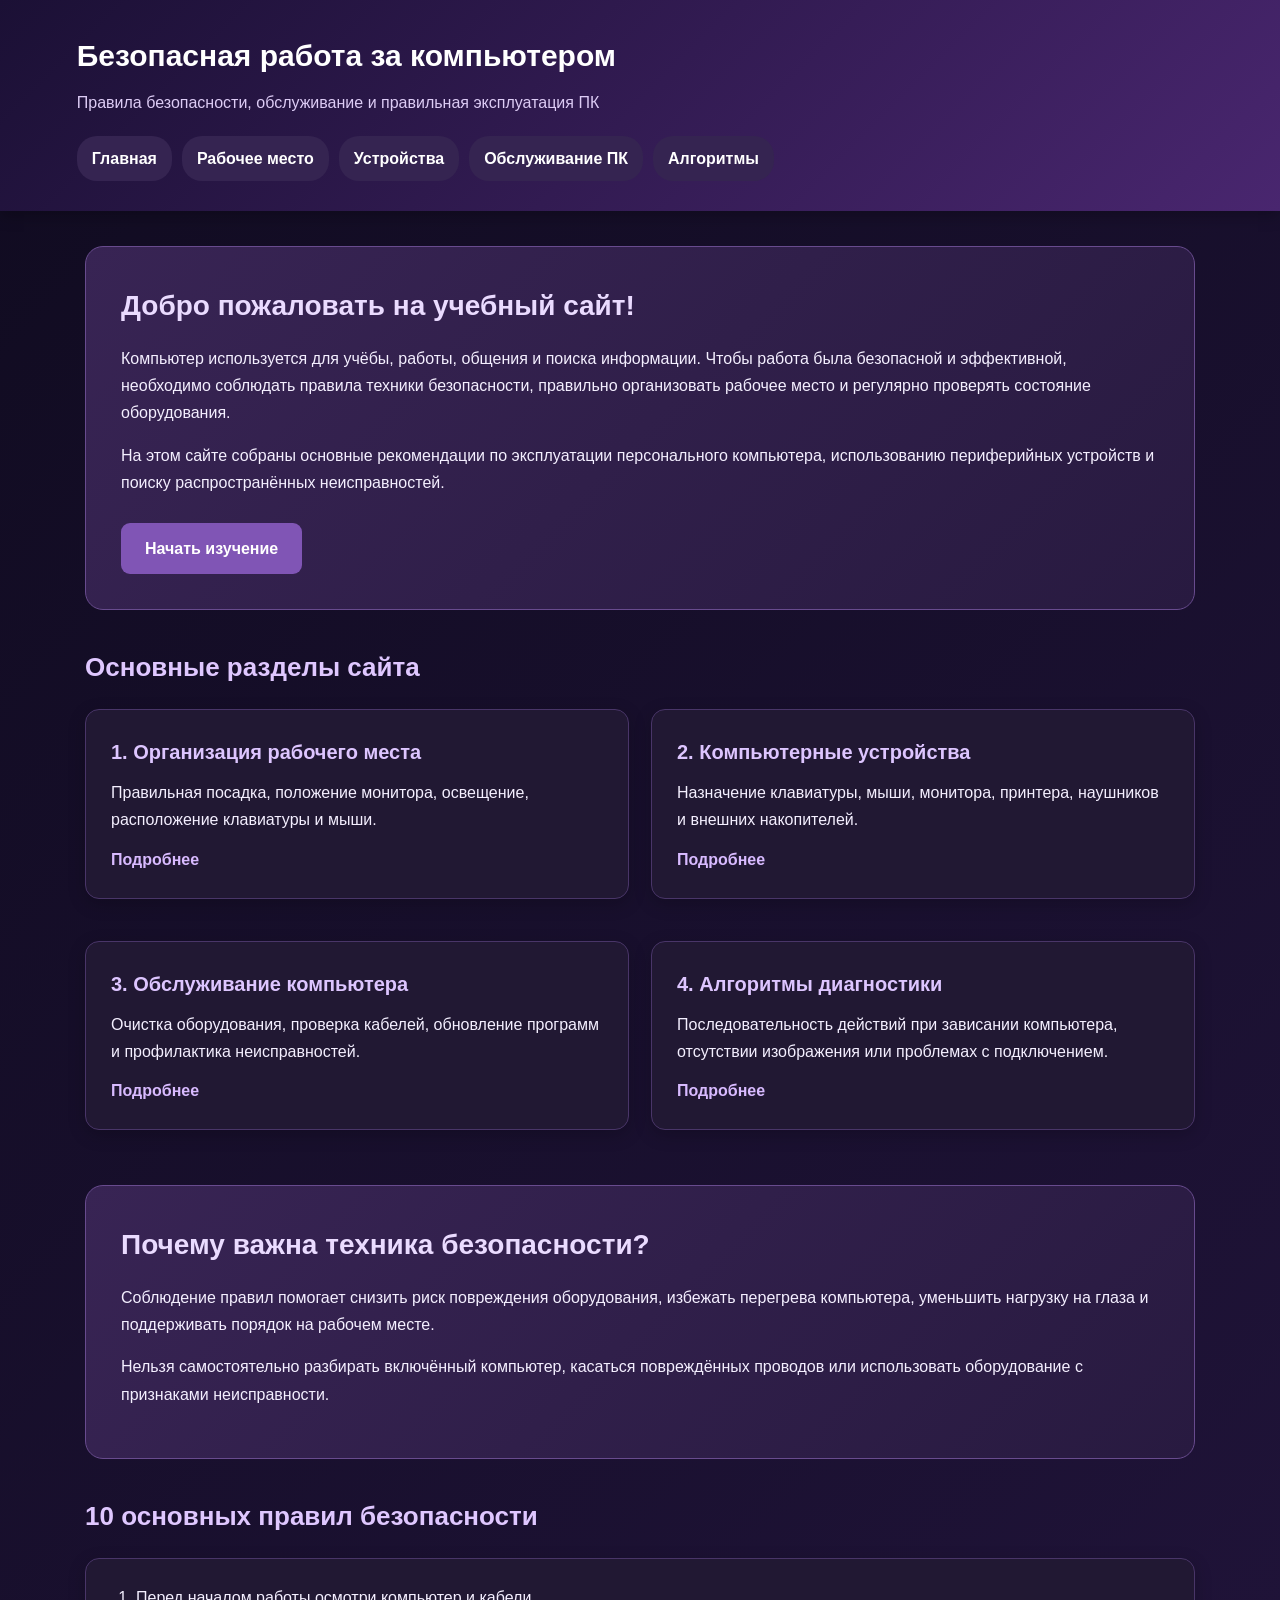
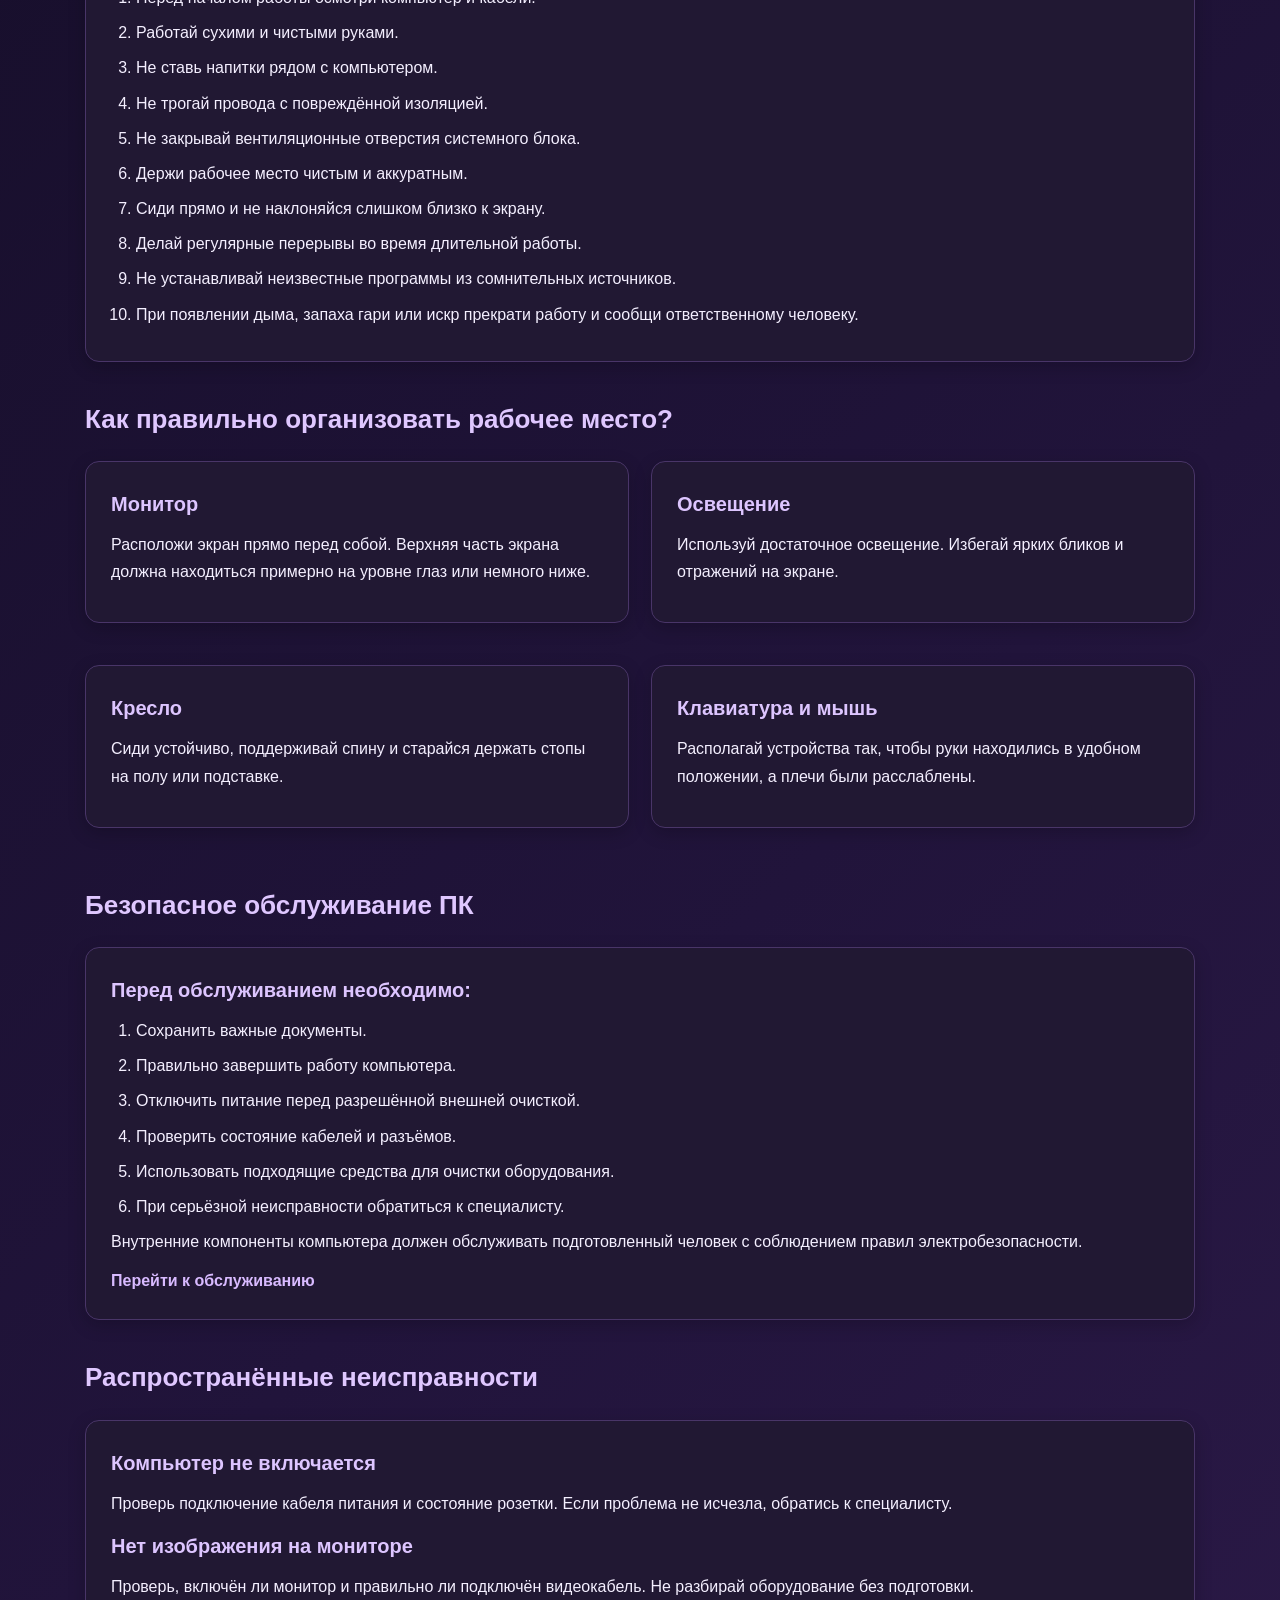
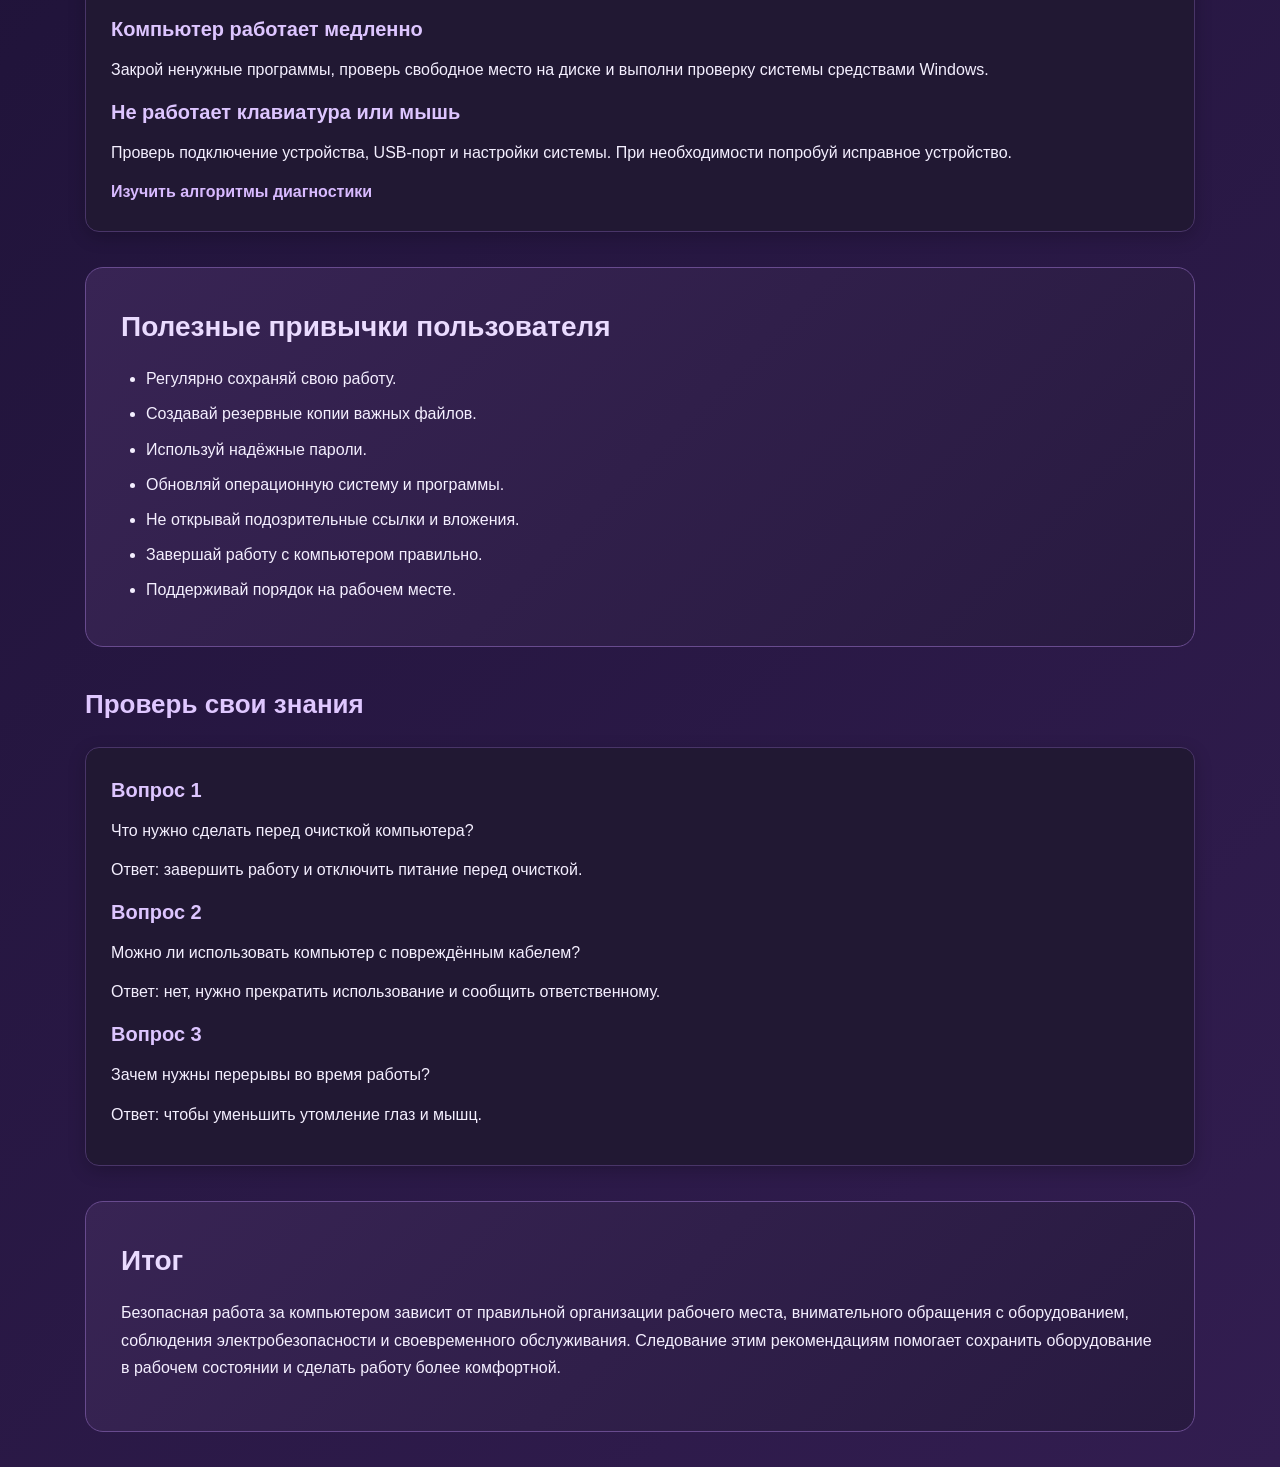
<file: bezopasnaya-rabota/index.html>
<!DOCTYPE html>
<html lang="ru">
<head>
    <meta charset="UTF-8">
    <meta name="viewport" content="width=device-width, initial-scale=1.0">
    <title>Безопасная работа за компьютером</title>
    <link rel="stylesheet" href="style.css">
</head>
<body>

<header>
    <h1>Безопасная работа за компьютером</h1>
    <p>Правила безопасности, обслуживание и правильная эксплуатация ПК</p>

    <nav>
        <a href="index.html">Главная</a>
        <a href="pages/workplace.html">Рабочее место</a>
        <a href="pages/devices.html">Устройства</a>
        <a href="pages/maintenance.html">Обслуживание ПК</a>
        <a href="pages/algorithms.html">Алгоритмы</a>
    </nav>
</header>

<main class="container">

    <section class="hero">
        <h2>Добро пожаловать на учебный сайт!</h2>
        <p>
            Компьютер используется для учёбы, работы, общения и поиска информации.
            Чтобы работа была безопасной и эффективной, необходимо соблюдать
            правила техники безопасности, правильно организовать рабочее место
            и регулярно проверять состояние оборудования.
        </p>
        <p>
            На этом сайте собраны основные рекомендации по эксплуатации
            персонального компьютера, использованию периферийных устройств
            и поиску распространённых неисправностей.
        </p>
        <a class="button" href="pages/workplace.html">Начать изучение</a>
    </section>

    <section>
        <h2>Основные разделы сайта</h2>

        <div class="cards">
            <div class="card">
                <h3>1. Организация рабочего места</h3>
                <p>
                    Правильная посадка, положение монитора, освещение,
                    расположение клавиатуры и мыши.
                </p>
                <a href="pages/workplace.html">Подробнее</a>
            </div>

            <div class="card">
                <h3>2. Компьютерные устройства</h3>
                <p>
                    Назначение клавиатуры, мыши, монитора, принтера,
                    наушников и внешних накопителей.
                </p>
                <a href="pages/devices.html">Подробнее</a>
            </div>

            <div class="card">
                <h3>3. Обслуживание компьютера</h3>
                <p>
                    Очистка оборудования, проверка кабелей,
                    обновление программ и профилактика неисправностей.
                </p>
                <a href="pages/maintenance.html">Подробнее</a>
            </div>

            <div class="card">
                <h3>4. Алгоритмы диагностики</h3>
                <p>
                    Последовательность действий при зависании компьютера,
                    отсутствии изображения или проблемах с подключением.
                </p>
                <a href="pages/algorithms.html">Подробнее</a>
            </div>
        </div>
    </section>

    <section class="hero">
        <h2>Почему важна техника безопасности?</h2>
        <p>
            Соблюдение правил помогает снизить риск повреждения оборудования,
            избежать перегрева компьютера, уменьшить нагрузку на глаза
            и поддерживать порядок на рабочем месте.
        </p>
        <p>
            Нельзя самостоятельно разбирать включённый компьютер,
            касаться повреждённых проводов или использовать оборудование
            с признаками неисправности.
        </p>
    </section>

    <section>
        <h2>10 основных правил безопасности</h2>

        <div class="card">
            <ol>
                <li>Перед началом работы осмотри компьютер и кабели.</li>
                <li>Работай сухими и чистыми руками.</li>
                <li>Не ставь напитки рядом с компьютером.</li>
                <li>Не трогай провода с повреждённой изоляцией.</li>
                <li>Не закрывай вентиляционные отверстия системного блока.</li>
                <li>Держи рабочее место чистым и аккуратным.</li>
                <li>Сиди прямо и не наклоняйся слишком близко к экрану.</li>
                <li>Делай регулярные перерывы во время длительной работы.</li>
                <li>Не устанавливай неизвестные программы из сомнительных источников.</li>
                <li>При появлении дыма, запаха гари или искр прекрати работу
                    и сообщи ответственному человеку.</li>
            </ol>
        </div>
    </section>

    <section>
        <h2>Как правильно организовать рабочее место?</h2>

        <div class="cards">
            <div class="card">
                <h3>Монитор</h3>
                <p>
                    Расположи экран прямо перед собой. Верхняя часть экрана
                    должна находиться примерно на уровне глаз или немного ниже.
                </p>
            </div>

            <div class="card">
                <h3>Освещение</h3>
                <p>
                    Используй достаточное освещение. Избегай ярких бликов
                    и отражений на экране.
                </p>
            </div>

            <div class="card">
                <h3>Кресло</h3>
                <p>
                    Сиди устойчиво, поддерживай спину и старайся держать
                    стопы на полу или подставке.
                </p>
            </div>

            <div class="card">
                <h3>Клавиатура и мышь</h3>
                <p>
                    Располагай устройства так, чтобы руки находились
                    в удобном положении, а плечи были расслаблены.
                </p>
            </div>
        </div>
    </section>

    <section>
        <h2>Безопасное обслуживание ПК</h2>

        <div class="card">
            <h3>Перед обслуживанием необходимо:</h3>
            <ol>
                <li>Сохранить важные документы.</li>
                <li>Правильно завершить работу компьютера.</li>
                <li>Отключить питание перед разрешённой внешней очисткой.</li>
                <li>Проверить состояние кабелей и разъёмов.</li>
                <li>Использовать подходящие средства для очистки оборудования.</li>
                <li>При серьёзной неисправности обратиться к специалисту.</li>
            </ol>
            <p>
                Внутренние компоненты компьютера должен обслуживать
                подготовленный человек с соблюдением правил электробезопасности.
            </p>
            <a href="pages/maintenance.html">Перейти к обслуживанию</a>
        </div>
    </section>

    <section>
        <h2>Распространённые неисправности</h2>

        <div class="card">
            <h3>Компьютер не включается</h3>
            <p>
                Проверь подключение кабеля питания и состояние розетки.
                Если проблема не исчезла, обратись к специалисту.
            </p>

            <h3>Нет изображения на мониторе</h3>
            <p>
                Проверь, включён ли монитор и правильно ли подключён
                видеокабель. Не разбирай оборудование без подготовки.
            </p>

            <h3>Компьютер работает медленно</h3>
            <p>
                Закрой ненужные программы, проверь свободное место
                на диске и выполни проверку системы средствами Windows.
            </p>

            <h3>Не работает клавиатура или мышь</h3>
            <p>
                Проверь подключение устройства, USB-порт и настройки системы.
                При необходимости попробуй исправное устройство.
            </p>

            <a href="pages/algorithms.html">Изучить алгоритмы диагностики</a>
        </div>
    </section>

    <section class="hero">
        <h2>Полезные привычки пользователя</h2>
        <ul>
            <li>Регулярно сохраняй свою работу.</li>
            <li>Создавай резервные копии важных файлов.</li>
            <li>Используй надёжные пароли.</li>
            <li>Обновляй операционную систему и программы.</li>
            <li>Не открывай подозрительные ссылки и вложения.</li>
            <li>Завершай работу с компьютером правильно.</li>
            <li>Поддерживай порядок на рабочем месте.</li>
        </ul>
    </section>

    <section>
        <h2>Проверь свои знания</h2>

        <div class="card">
            <h3>Вопрос 1</h3>
            <p>Что нужно сделать перед очисткой компьютера?</p>
            <p>Ответ: завершить работу и отключить питание перед очисткой.</p>

            <h3>Вопрос 2</h3>
            <p>Можно ли использовать компьютер с повреждённым кабелем?</p>
            <p>Ответ: нет, нужно прекратить использование и сообщить ответственному.</p>

            <h3>Вопрос 3</h3>
            <p>Зачем нужны перерывы во время работы?</p>
            <p>Ответ: чтобы уменьшить утомление глаз и мышц.</p>
        </div>
    </section>

    <section class="hero">
        <h2>Итог</h2>
        <p>
            Безопасная работа за компьютером зависит от правильной организации
            рабочего места, внимательного обращения с оборудованием,
            соблюдения электробезопасности и своевременного обслуживания.
            Следование этим рекомендациям помогает сохранить оборудование
            в рабочем состоянии и сделать работу более комфортной.
        </p>
    </section>

</main>

</body>
</html>
</file>
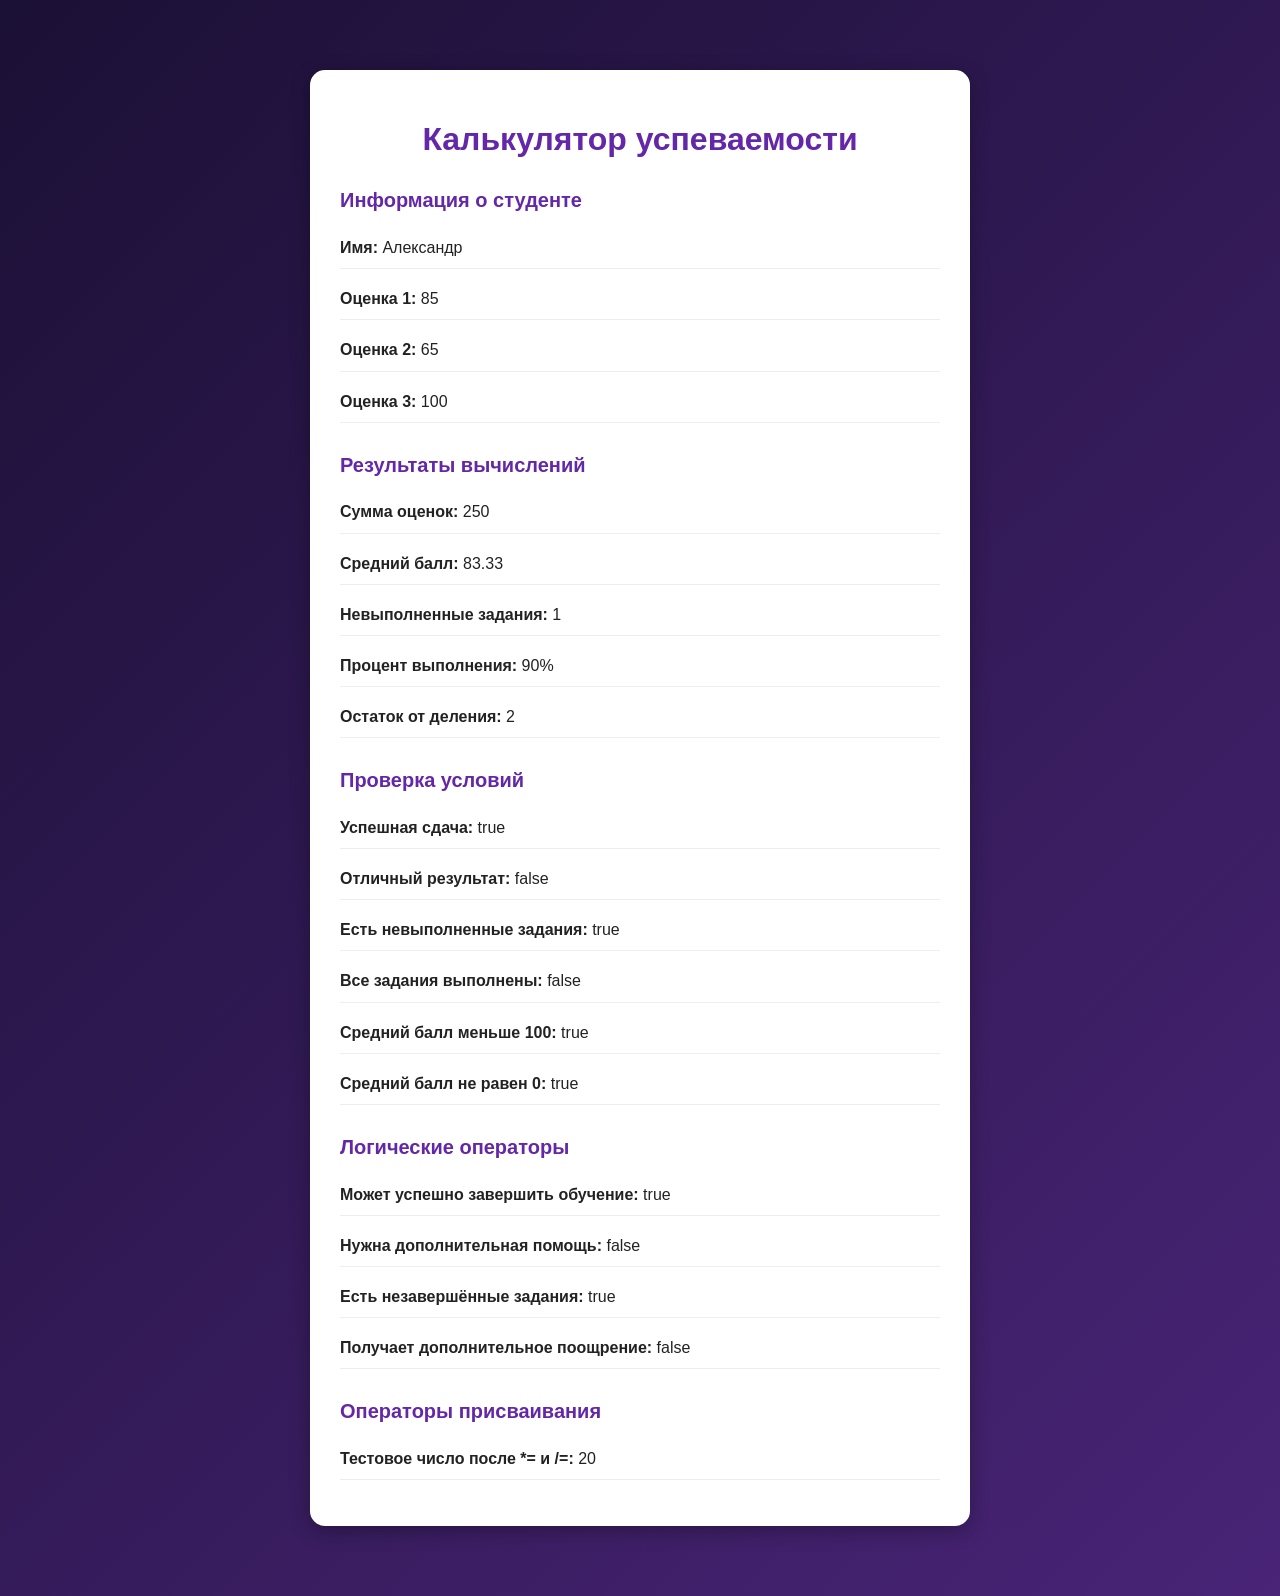
<file: 5-6-7╨╜╨╡╨┤╨╡╨╗╤П/grade-calculator/index.html>
<!DOCTYPE html>
<html lang="ru">
<head>
    <meta charset="UTF-8">
    <meta name="viewport" content="width=device-width, initial-scale=1.0">
    <title>Калькулятор успеваемости</title>

    <style>
        body {
            margin: 0;
            padding: 40px 20px;
            font-family: Arial, sans-serif;
            background: linear-gradient(135deg, #1b1035, #492477);
            color: #222;
        }

        .container {
            max-width: 600px;
            margin: 30px auto;
            padding: 30px;
            background: white;
            border-radius: 15px;
            box-shadow: 0 5px 20px rgba(0,0,0,0.3);
        }

        h1 {
            text-align: center;
            color: #6427a8;
        }

        h2 {
            color: #6427a8;
            font-size: 20px;
            margin-top: 25px;
        }

        #result {
            font-size: 16px;
            line-height: 1.7;
        }

        p {
            border-bottom: 1px solid #eee;
            padding-bottom: 7px;
        }
    </style>
</head>

<body>

    <div class="container">
        <h1>Калькулятор успеваемости</h1>

        <div id="result"></div>
    </div>

    <script src="script.js"></script>

</body>
</html>
</file>
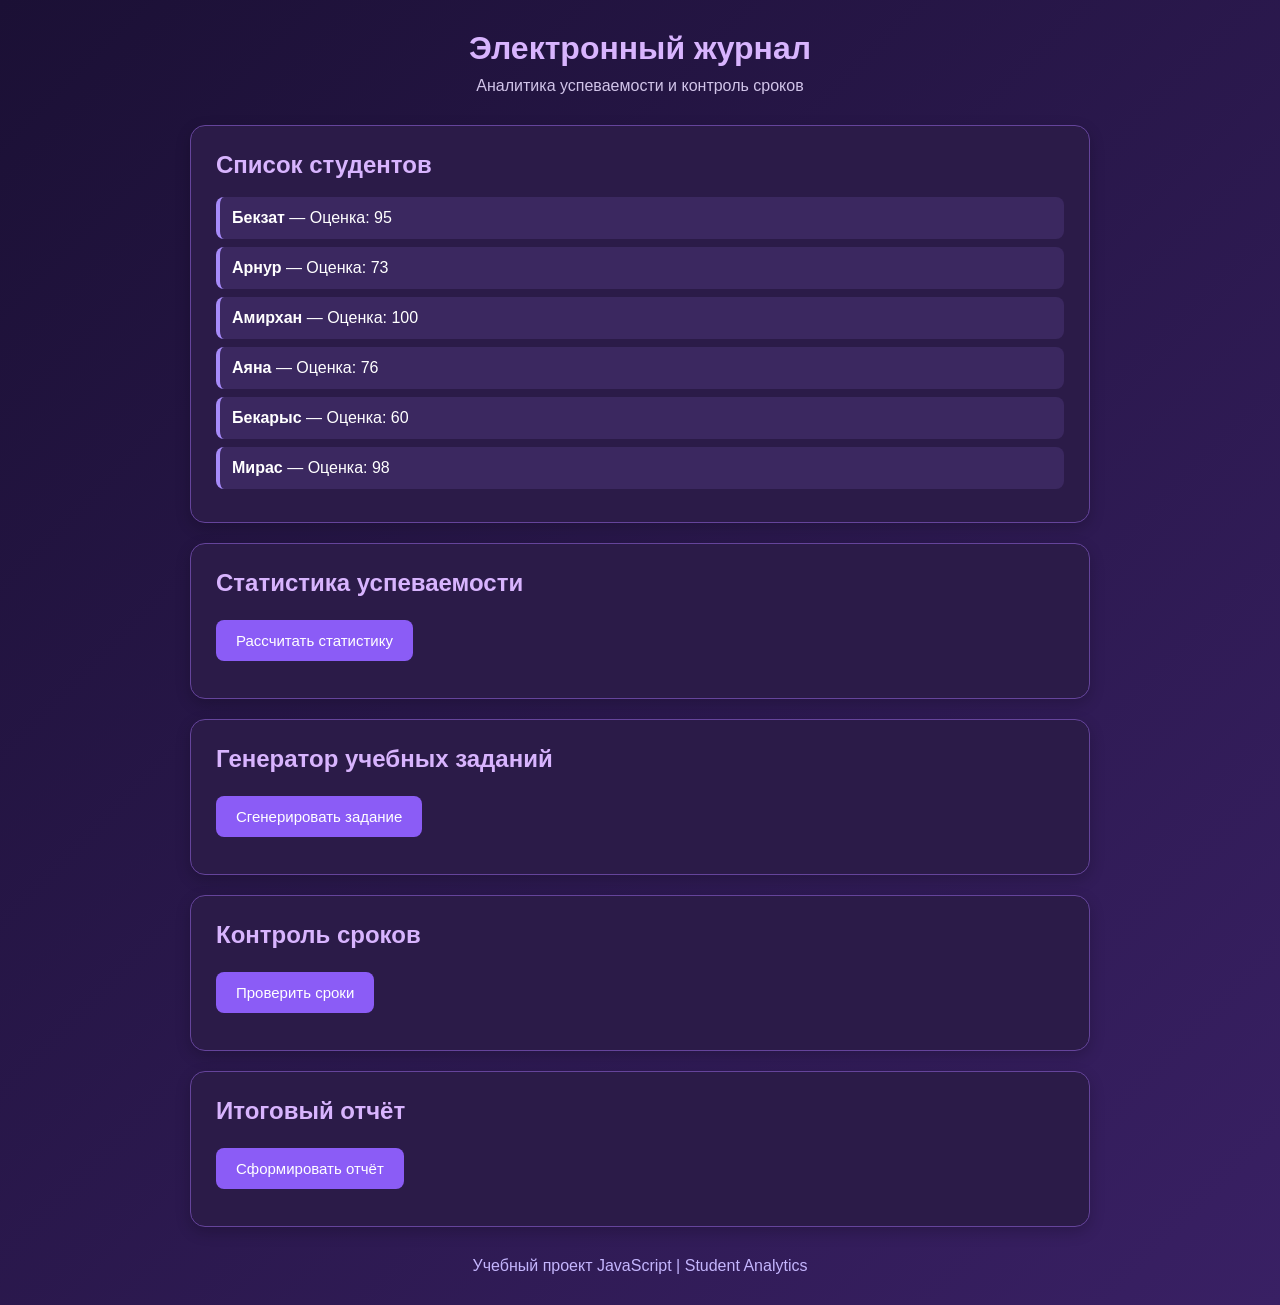
<file: 5-6-7╨╜╨╡╨┤╨╡╨╗╤П/student-analytics/index.html>
<!DOCTYPE html>
<html lang="ru">
<head>
    <meta charset="UTF-8">
    <meta name="viewport" content="width=device-width, initial-scale=1.0">
    <title>Аналитика успеваемости</title>
    <link rel="stylesheet" href="style.css">
</head>
<body>

    <header>
        <h1>Электронный журнал</h1>
        <p>Аналитика успеваемости и контроль сроков</p>
    </header>

    <main>
        <section class="block">
            <h2>Список студентов</h2>
            <div id="studentList"></div>
        </section>

        <section class="block">
            <h2>Статистика успеваемости</h2>
            <button onclick="calculateAverage()">Рассчитать статистику</button>
            <div id="statistics"></div>
        </section>

        <section class="block">
            <h2>Генератор учебных заданий</h2>
            <button onclick="generateTask()">Сгенерировать задание</button>
            <div id="taskGenerator"></div>
        </section>

        <section class="block">
            <h2>Контроль сроков</h2>
            <button onclick="checkDeadlines()">Проверить сроки</button>
            <div id="deadlines"></div>
        </section>

        <section class="block">
            <h2>Итоговый отчёт</h2>
            <button onclick="generateReport()">Сформировать отчёт</button>
            <div id="report"></div>
        </section>
    </main>

    <footer>
        <p>Учебный проект JavaScript | Student Analytics</p>
    </footer>

    <script src="script.js"></script>
</body>
</html>
</file>
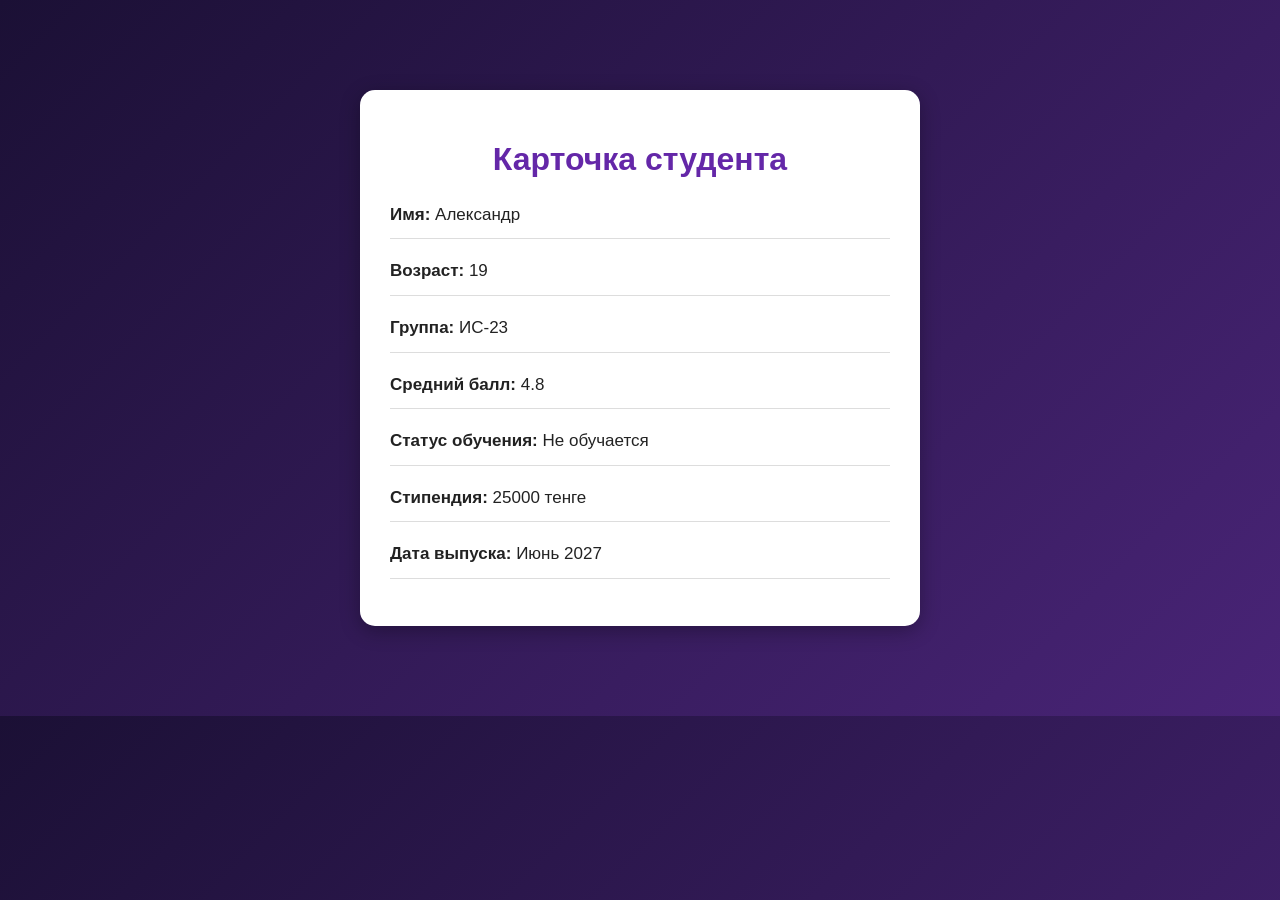
<file: 5-6-7╨╜╨╡╨┤╨╡╨╗╤П/student-card/index.html>
<!DOCTYPE html>
<html lang="ru">
<head>
    <meta charset="UTF-8">
    <meta name="viewport" content="width=device-width, initial-scale=1.0">
    <title>Карточка студента</title>

    <style>
        body {
            margin: 0;
            padding: 40px;
            font-family: Arial, sans-serif;
            background: linear-gradient(135deg, #1b1035, #492477);
            color: white;
        }

        .container {
            max-width: 500px;
            margin: 50px auto;
            padding: 30px;
            background: #ffffff;
            color: #222;
            border-radius: 15px;
            box-shadow: 0 5px 20px rgba(0,0,0,0.3);
        }

        h1 {
            text-align: center;
            color: #6427a8;
        }

        #studentInfo {
            font-size: 17px;
            line-height: 1.8;
        }

        p {
            border-bottom: 1px solid #ddd;
            padding-bottom: 8px;
        }
    </style>
</head>

<body>

    <div class="container">
        <h1>Карточка студента</h1>
        <div id="studentInfo"></div>
    </div>

    <script src="script.js"></script>

</body>
</html>
</file>
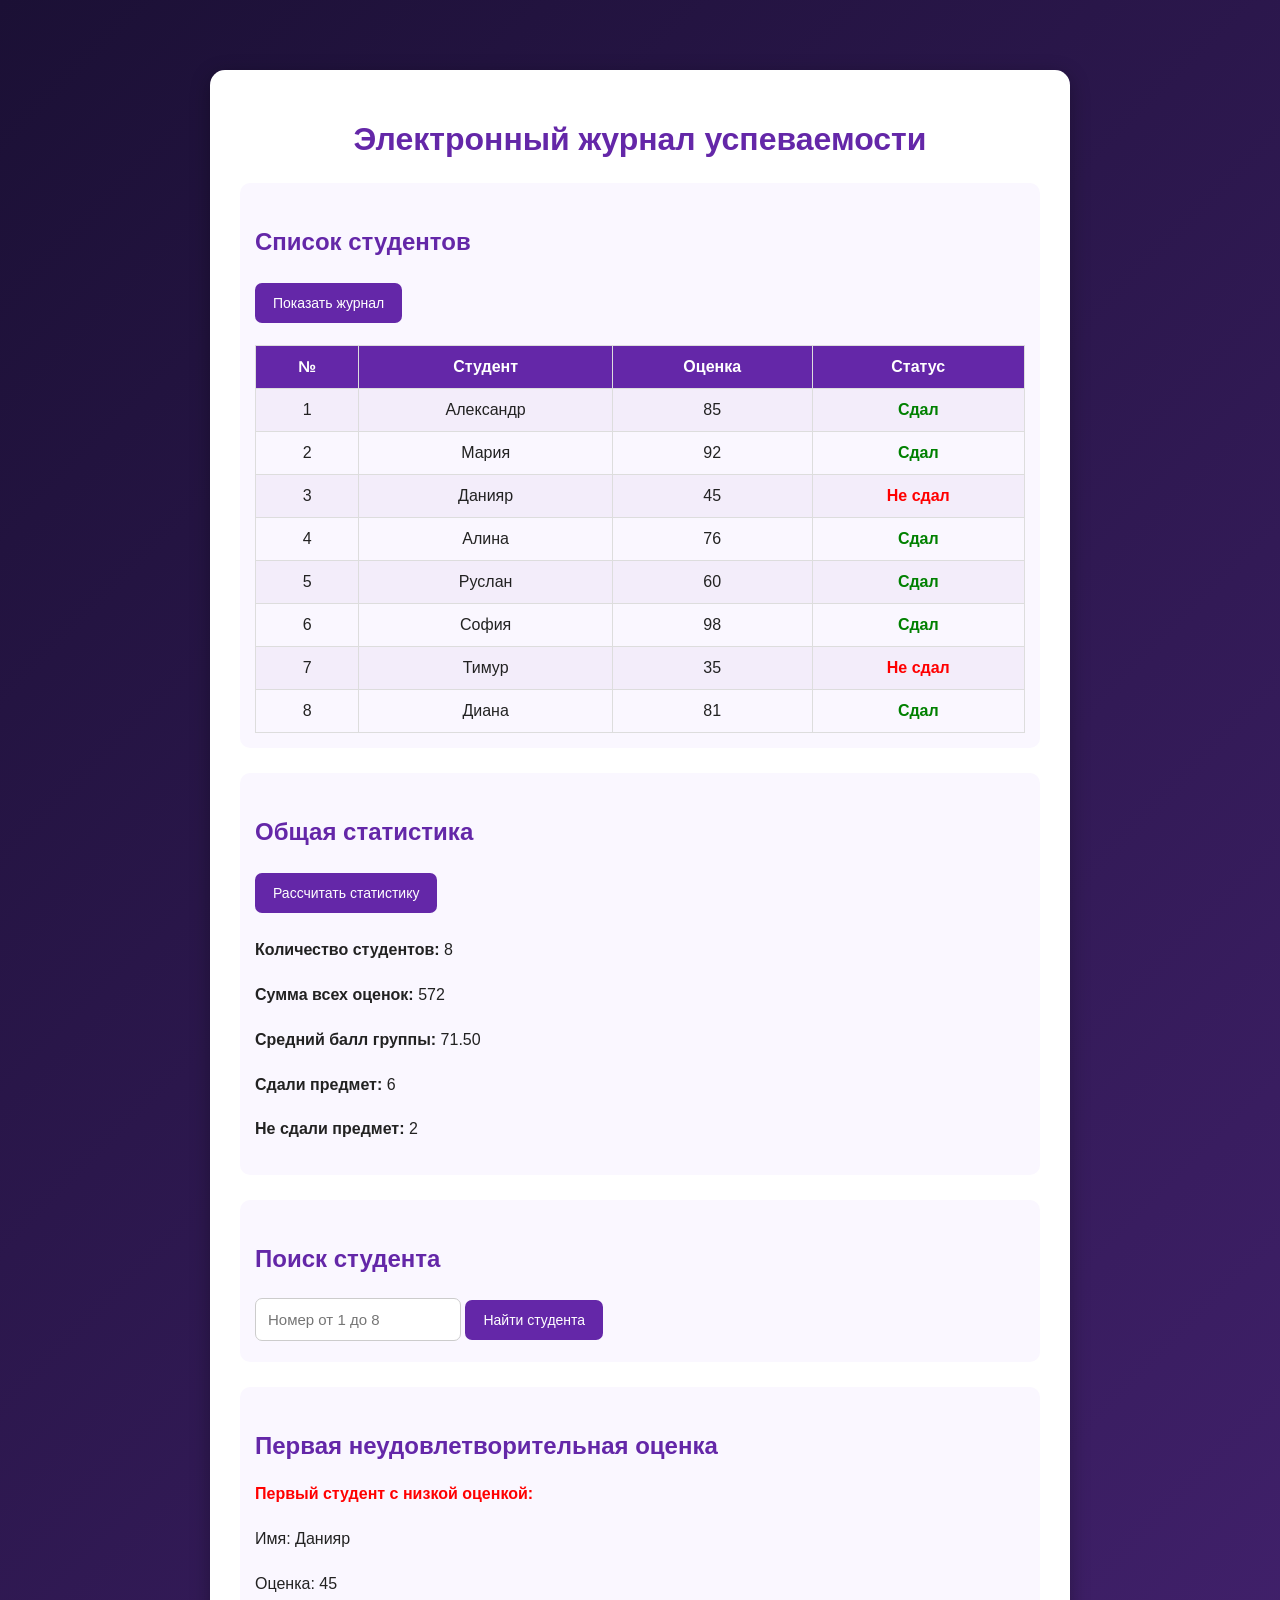
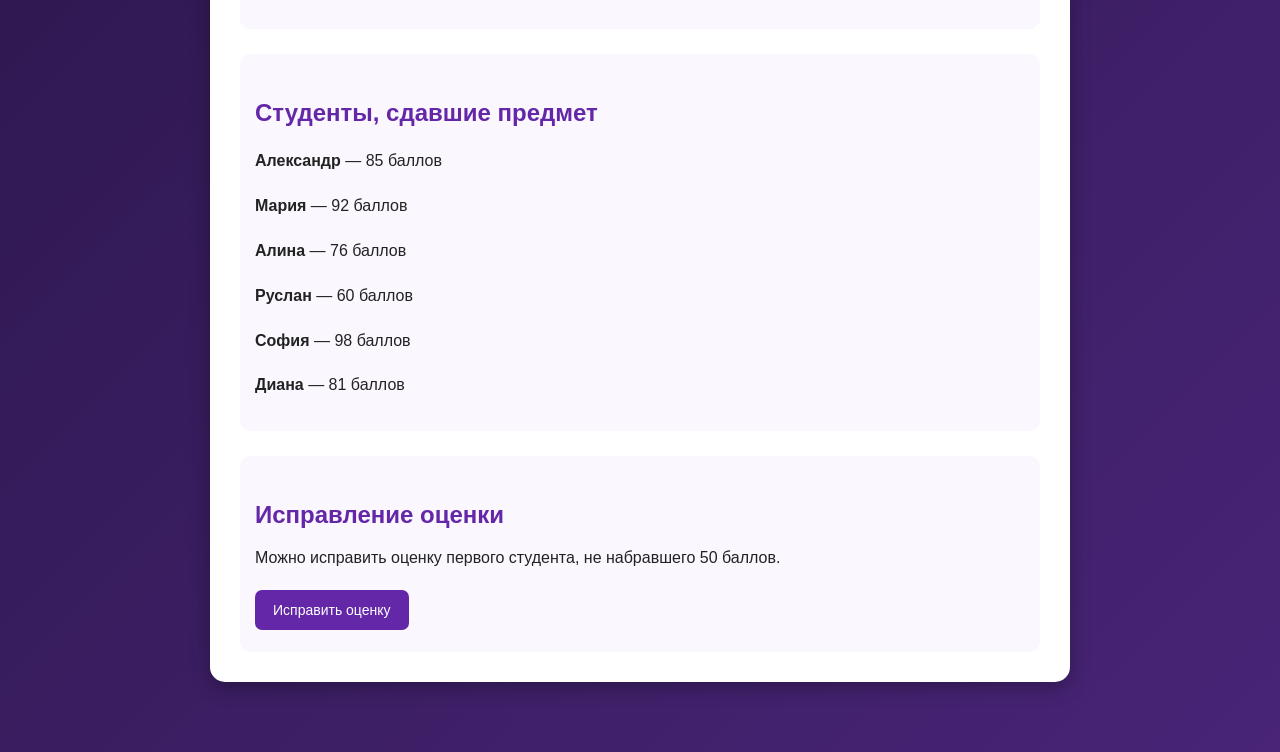
<file: 5-6-7╨╜╨╡╨┤╨╡╨╗╤П/student-journal/index.html>
<!DOCTYPE html>
<html lang="ru">
<head>
    <meta charset="UTF-8">
    <meta name="viewport" content="width=device-width, initial-scale=1.0">
    <title>Электронный журнал успеваемости</title>

    <style>
        body {
            margin: 0;
            padding: 40px 20px;
            font-family: Arial, sans-serif;
            background: linear-gradient(135deg, #1b1035, #492477);
            color: #222;
        }

        .container {
            max-width: 800px;
            margin: 30px auto;
            padding: 30px;
            background: white;
            border-radius: 15px;
            box-shadow: 0 5px 20px rgba(0,0,0,0.3);
        }

        h1 {
            text-align: center;
            color: #6427a8;
        }

        h2 {
            color: #6427a8;
            margin-top: 30px;
        }

        button {
            padding: 12px 18px;
            margin: 7px 5px 7px 0;
            background: #6427a8;
            color: white;
            border: none;
            border-radius: 7px;
            cursor: pointer;
            font-size: 14px;
        }

        button:hover {
            background: #492477;
        }

        input {
            padding: 12px;
            width: 180px;
            border: 1px solid #ccc;
            border-radius: 7px;
            font-size: 15px;
        }

        table {
            width: 100%;
            border-collapse: collapse;
            margin-top: 15px;
        }

        th, td {
            padding: 12px;
            border: 1px solid #ddd;
            text-align: center;
        }

        th {
            background: #6427a8;
            color: white;
        }

        tr:nth-child(even) {
            background: #f3edfa;
        }

        .success {
            color: green;
            font-weight: bold;
        }

        .error {
            color: red;
            font-weight: bold;
        }

        .section {
            margin-top: 25px;
            padding: 15px;
            background: #faf7ff;
            border-radius: 10px;
        }

        #statistics, #searchResult, #firstFailed, #passedStudents {
            line-height: 1.8;
        }
    </style>
</head>

<body>

    <div class="container">

        <h1>Электронный журнал успеваемости</h1>

        <div class="section">
            <h2>Список студентов</h2>

            <button onclick="showJournal()">Показать журнал</button>

            <div id="studentList"></div>
        </div>

        <div class="section">
            <h2>Общая статистика</h2>

            <button onclick="calculateStatistics()">Рассчитать статистику</button>

            <div id="statistics"></div>
        </div>

        <div class="section">
            <h2>Поиск студента</h2>

            <input type="number" id="studentNumber"
                   placeholder="Номер от 1 до 8">

            <button onclick="searchStudent()">Найти студента</button>

            <div id="searchResult"></div>
        </div>

        <div class="section">
            <h2>Первая неудовлетворительная оценка</h2>

            <div id="firstFailed"></div>
        </div>

        <div class="section">
            <h2>Студенты, сдавшие предмет</h2>

            <div id="passedStudents"></div>
        </div>

        <div class="section">
            <h2>Исправление оценки</h2>

            <p>Можно исправить оценку первого студента, не набравшего 50 баллов.</p>

            <button onclick="correctGrade()">Исправить оценку</button>
        </div>

    </div>

    <script src="script.js"></script>

</body>
</html>
</file>
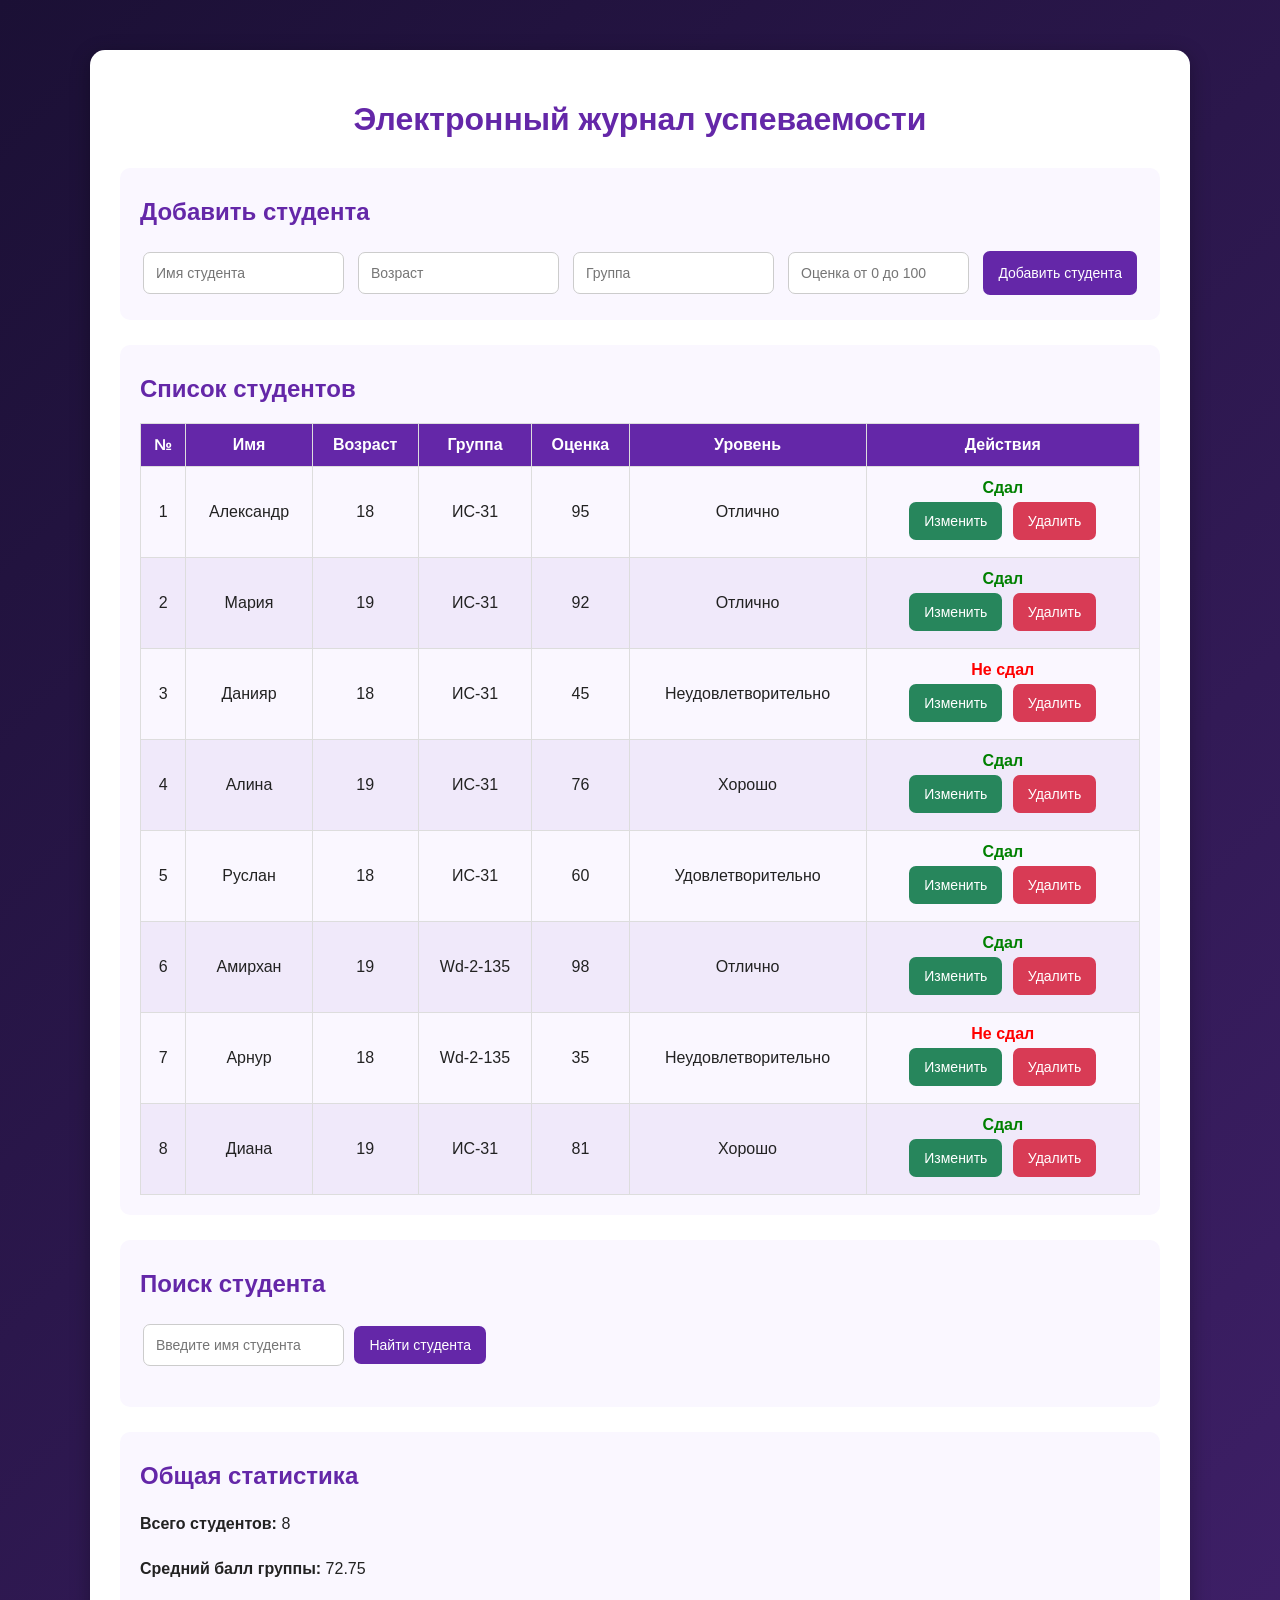
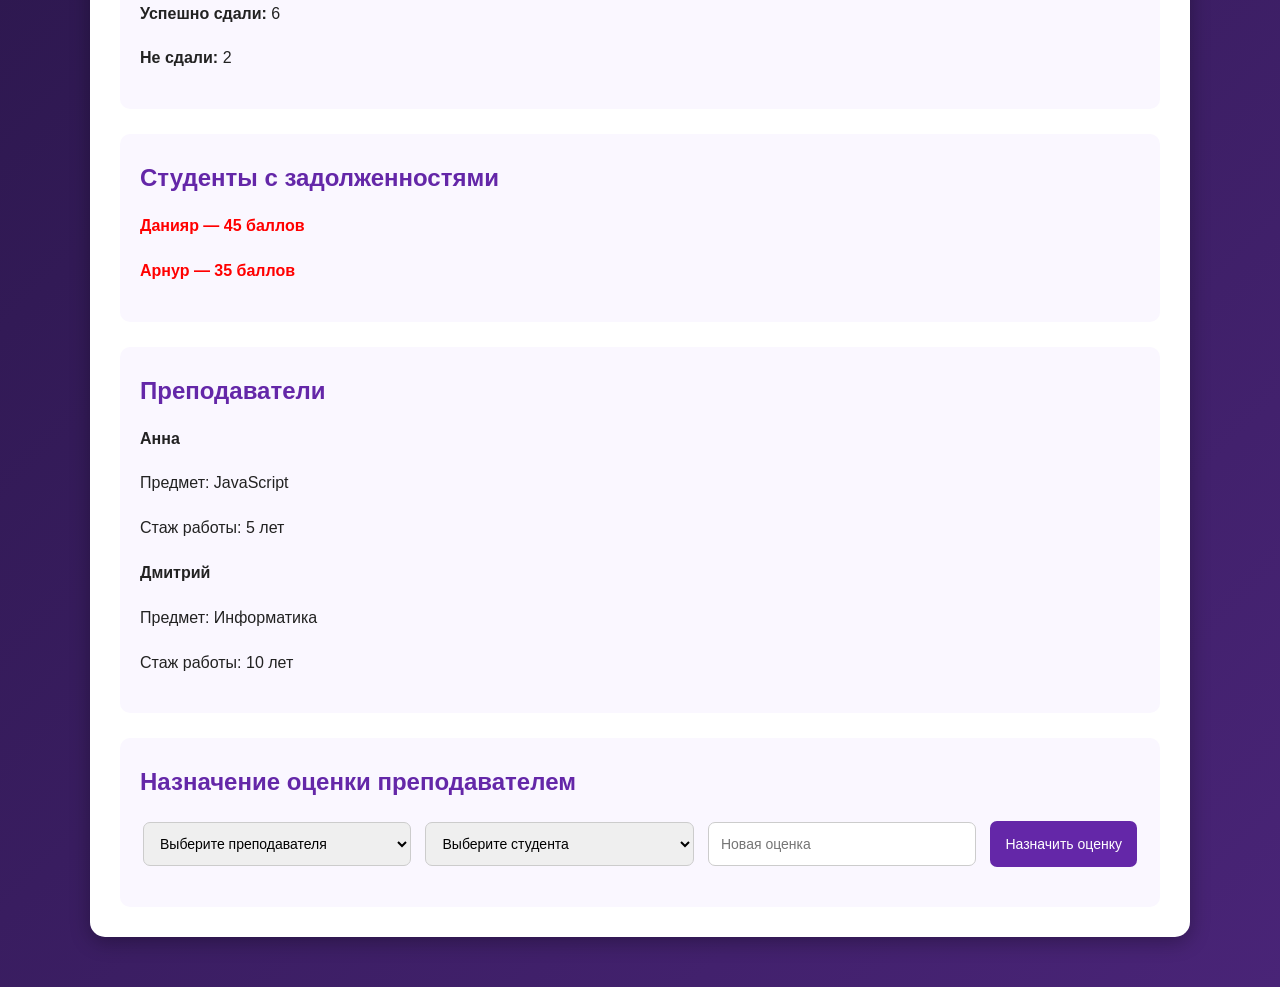
<file: 5-6-7╨╜╨╡╨┤╨╡╨╗╤П/student-objects/index.html>
<!DOCTYPE html>
<html lang="ru">
<head>
    <meta charset="UTF-8">
    <meta name="viewport" content="width=device-width, initial-scale=1.0">
    <title>Электронный журнал студентов</title>
    <link rel="stylesheet" href="style.css">
</head>

<body>

    <div class="container">

        <h1>Электронный журнал успеваемости</h1>

        <section>
            <h2>Добавить студента</h2>

            <form id="studentForm">
                <input type="text" id="studentName" placeholder="Имя студента" required>
                <input type="number" id="studentAge" placeholder="Возраст" min="1" required>
                <input type="text" id="studentGroup" placeholder="Группа" required>
                <input type="number" id="studentGrade" placeholder="Оценка от 0 до 100" min="0" max="100" required>

                <button type="submit">Добавить студента</button>
            </form>
        </section>

        <section>
            <h2>Список студентов</h2>

            <table>
                <thead>
                    <tr>
                        <th>№</th>
                        <th>Имя</th>
                        <th>Возраст</th>
                        <th>Группа</th>
                        <th>Оценка</th>
                        <th>Уровень</th>
                        <th>Действия</th>
                    </tr>
                </thead>

                <tbody id="studentTable"></tbody>
            </table>
        </section>

        <section>
            <h2>Поиск студента</h2>

            <input type="text" id="searchInput" placeholder="Введите имя студента">
            <button type="button" onclick="searchStudent()">Найти студента</button>

            <div id="searchResult"></div>
        </section>

        <section>
            <h2>Общая статистика</h2>

            <div id="statistics"></div>
        </section>

        <section>
            <h2>Студенты с задолженностями</h2>

            <div id="failedStudents"></div>
        </section>

        <section>
            <h2>Преподаватели</h2>

            <div id="teacherList"></div>
        </section>

        <section>
            <h2>Назначение оценки преподавателем</h2>

            <form id="teacherForm">

                <select id="teacherSelect" required>
                    <option value="">Выберите преподавателя</option>
                    <option value="0">Дана</option>
                    <option value="1">Арнур</option>
                </select>

                <select id="teacherStudent" required>
                    <option value="">Выберите студента</option>
                </select>

                <input type="number" id="teacherGrade"
                       placeholder="Новая оценка" min="0" max="100" required>

                <button type="submit">Назначить оценку</button>

            </form>

            <div id="teacherMessage"></div>
        </section>

    </div>

    <script src="script.js"></script>

</body>
</html>
</file>
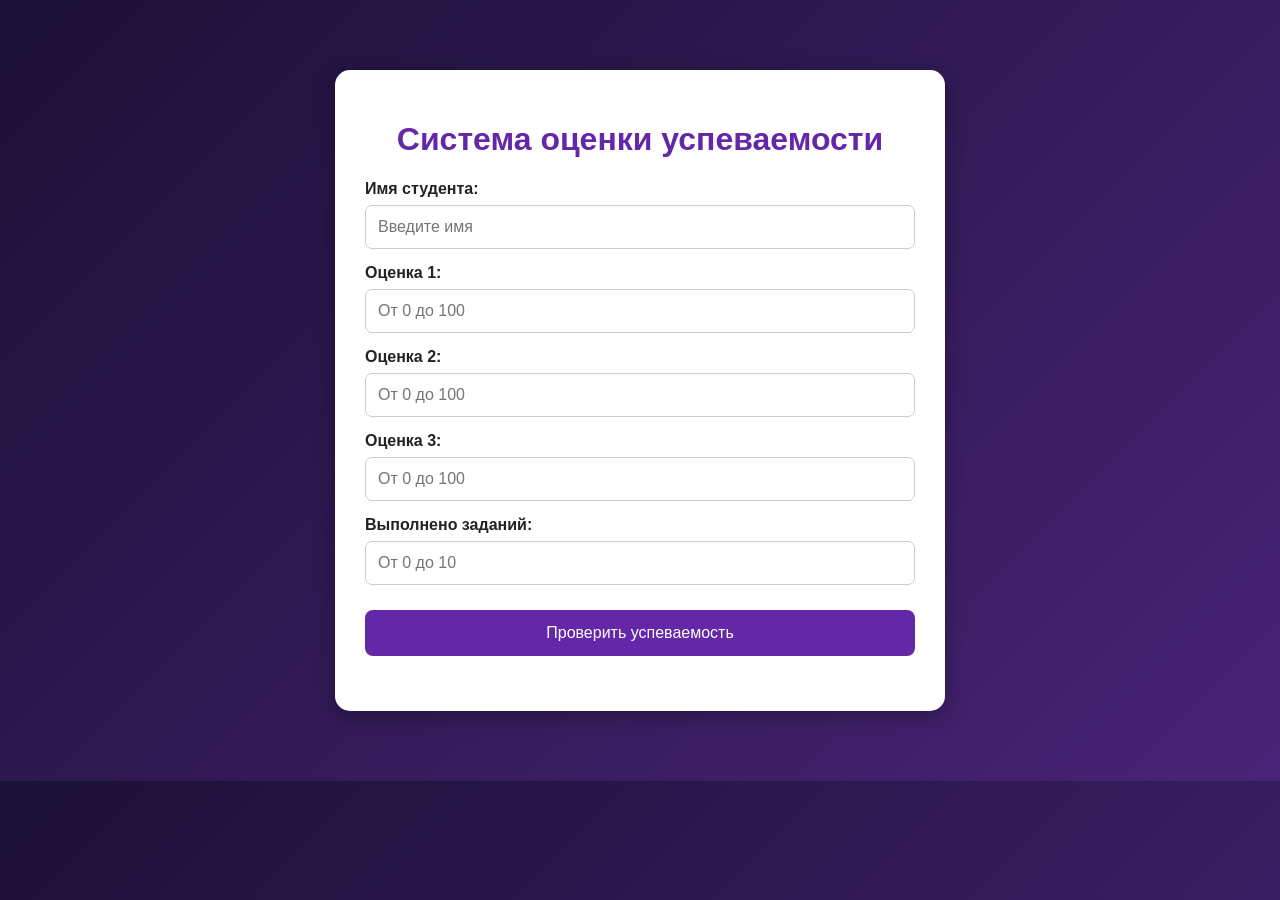
<file: 5-6-7╨╜╨╡╨┤╨╡╨╗╤П/student-performance/index.html>
<!DOCTYPE html>
<html lang="ru">
<head>
    <meta charset="UTF-8">
    <meta name="viewport" content="width=device-width, initial-scale=1.0">
    <title>Система оценки успеваемости</title>

    <style>
        body {
            margin: 0;
            padding: 40px 20px;
            font-family: Arial, sans-serif;
            background: linear-gradient(135deg, #1b1035, #492477);
            color: #222;
        }

        .container {
            max-width: 550px;
            margin: 30px auto;
            padding: 30px;
            background: white;
            border-radius: 15px;
            box-shadow: 0 5px 20px rgba(0,0,0,0.3);
        }

        h1 {
            text-align: center;
            color: #6427a8;
        }

        h2 {
            color: #6427a8;
            margin-top: 25px;
        }

        label {
            display: block;
            margin-top: 15px;
            font-weight: bold;
        }

        input {
            width: 100%;
            box-sizing: border-box;
            padding: 12px;
            margin-top: 7px;
            border: 1px solid #ccc;
            border-radius: 7px;
            font-size: 16px;
        }

        button {
            width: 100%;
            padding: 14px;
            margin-top: 25px;
            background: #6427a8;
            color: white;
            border: none;
            border-radius: 8px;
            font-size: 16px;
            cursor: pointer;
        }

        button:hover {
            background: #492477;
        }

        #result {
            margin-top: 25px;
            line-height: 1.7;
        }

        #result p {
            border-bottom: 1px solid #eee;
            padding-bottom: 8px;
        }

        .error {
            color: red;
            font-weight: bold;
        }
    </style>
</head>

<body>

    <div class="container">

        <h1>Система оценки успеваемости</h1>

        <label for="studentName">Имя студента:</label>
        <input type="text" id="studentName" placeholder="Введите имя">

        <label for="grade1">Оценка 1:</label>
        <input type="number" id="grade1" placeholder="От 0 до 100">

        <label for="grade2">Оценка 2:</label>
        <input type="number" id="grade2" placeholder="От 0 до 100">

        <label for="grade3">Оценка 3:</label>
        <input type="number" id="grade3" placeholder="От 0 до 100">

        <label for="completedTasks">Выполнено заданий:</label>
        <input type="number" id="completedTasks" placeholder="От 0 до 10">

        <button onclick="checkPerformance()">
            Проверить успеваемость
        </button>

        <div id="result"></div>

    </div>

    <script src="script.js"></script>

</body>
</html>
</file>
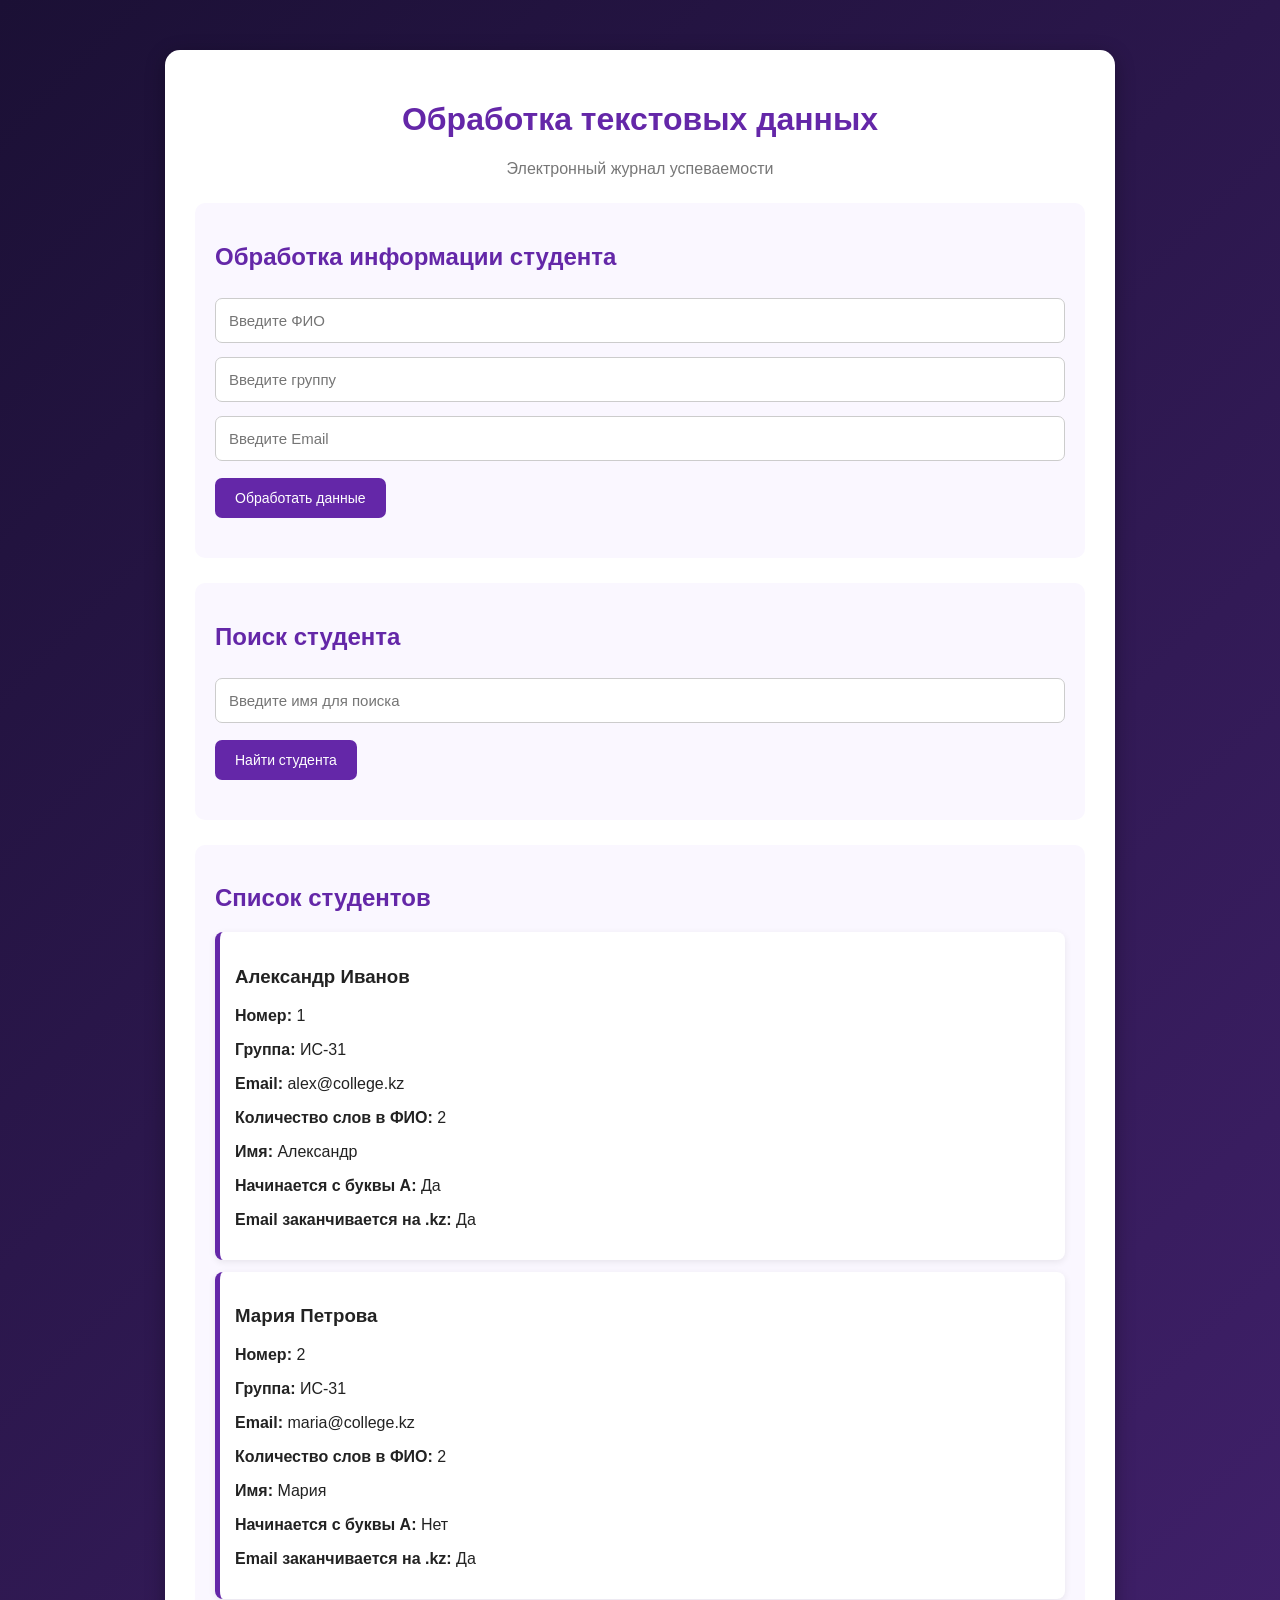
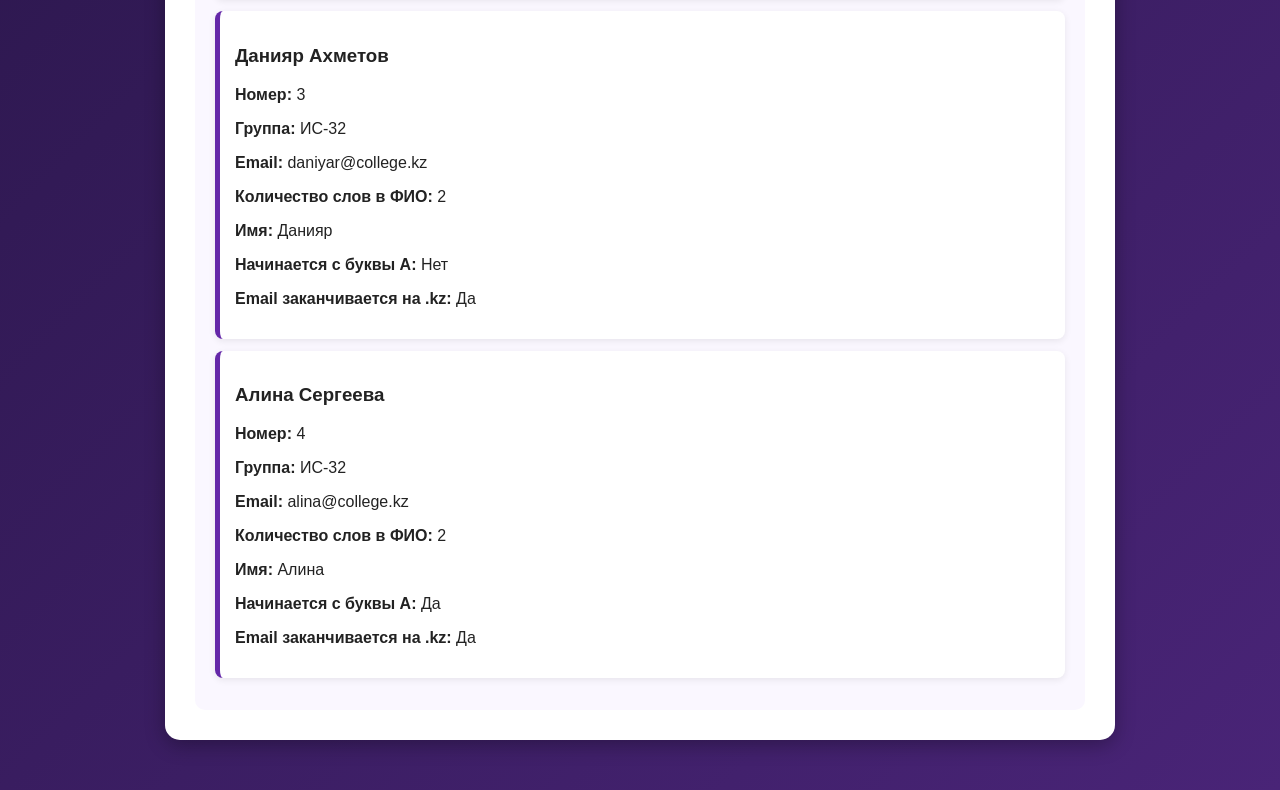
<file: 5-6-7╨╜╨╡╨┤╨╡╨╗╤П/student-strings/index.html>
<!DOCTYPE html>
<html lang="ru">
<head>
    <meta charset="UTF-8">
    <meta name="viewport" content="width=device-width, initial-scale=1.0">
    <title>Обработка строк студентов</title>
    <link rel="stylesheet" href="style.css">
</head>

<body>

    <div class="container">

        <h1>Обработка текстовых данных</h1>
        <p class="subtitle">Электронный журнал успеваемости</p>

        <section>
            <h2>Обработка информации студента</h2>

            <input type="text" id="fullName" placeholder="Введите ФИО">
            <input type="text" id="groupInput" placeholder="Введите группу">
            <input type="email" id="emailInput" placeholder="Введите Email">

            <button id="processButton">Обработать данные</button>

            <div id="result"></div>
        </section>

        <section>
            <h2>Поиск студента</h2>

            <input type="text" id="searchInput" placeholder="Введите имя для поиска">

            <button type="button" onclick="searchStudent()">
                Найти студента
            </button>

            <div id="searchResult"></div>
        </section>

        <section>
            <h2>Список студентов</h2>

            <div id="studentList"></div>
        </section>

    </div>

    <script src="script.js"></script>

</body>
</html>
</file>
<file: bezopasnaya-rabota/style.css>
*{margin:0;padding:0;box-sizing:border-box}
body{font-family:Arial,sans-serif;background:linear-gradient(135deg,#100b20,#21143b 55%,#321d50);color:#f4efff;line-height:1.7}
header{background:linear-gradient(135deg,#1b1035,#49266f);color:white;padding:30px 6%;box-shadow:0 4px 15px #0004}
header h1{font-size:30px;margin-bottom:8px}header p{color:#ddccf5;margin:8px 0}
nav{display:flex;flex-wrap:wrap;gap:10px;margin-top:20px}
nav a{color:white;text-decoration:none;font-weight:bold;padding:9px 15px;border-radius:20px;background:#352451;transition:.2s}
nav a:hover{background:#67439a}
.container{max-width:1150px;margin:35px auto;padding:0 20px}
section{margin-bottom:35px}section>h2{font-size:26px;color:#dfc7ff;margin:0 0 20px}
.hero{background:linear-gradient(135deg,#382454,#281a40);padding:35px;border-radius:18px;border:1px solid #684b8e;margin-bottom:35px}
.hero h2{color:#eadbff;font-size:28px;margin-bottom:15px}.hero p{margin-bottom:15px}
.button{display:inline-block;margin-top:12px;padding:12px 24px;background:#8055b5;color:white;text-decoration:none;border-radius:9px;font-weight:bold}
.button:hover{background:#9b70d0}
.cards{display:grid;grid-template-columns:repeat(2,minmax(0,1fr));gap:22px}
.card{background:#211833;padding:25px;border-radius:14px;border:1px solid #493568;box-shadow:0 5px 18px #0003;margin-bottom:20px;transition:.2s}
.card:hover{transform:translateY(-3px)}.card h3{color:#ddc5ff;font-size:20px;margin-bottom:10px}.card p{margin-bottom:12px}
.card a{color:#d8baff;font-weight:bold;text-decoration:none}.card a:hover{text-decoration:underline}
.card ol,.hero ul{padding-left:25px}.card li,.hero li{margin-bottom:8px}
table{width:100%;border-collapse:collapse;background:#211833;margin-top:20px;display:block;overflow-x:auto}
th,td{border:1px solid #594174;padding:12px;text-align:left;min-width:140px}
th{background:#4b306b;color:white}tr:nth-child(even){background:#2a1e40}td{line-height:1.5}
footer{background:#160f28;color:#c7badd;text-align:center;padding:22px;margin-top:40px}
@media(max-width:700px){header h1{font-size:24px}nav{gap:5px}.cards{grid-template-columns:1fr}.hero{padding:22px}.container{padding:0 14px}section>h2,.hero h2{font-size:23px}}
</file>
<file: 5-6-7╨╜╨╡╨┤╨╡╨╗╤П/student-analytics/style.css>
* {
    margin: 0;
    padding: 0;
    box-sizing: border-box;
}

body {
    font-family: Arial, sans-serif;
    background: linear-gradient(135deg, #1b1035, #392064);
    color: white;
    padding: 30px 15px;
}

header {
    text-align: center;
    margin-bottom: 30px;
}

header h1 {
    font-size: 32px;
    margin-bottom: 10px;
    color: #d8b4fe;
}

header p {
    color: #d1c4e9;
}

main {
    max-width: 900px;
    margin: auto;
}

.block {
    background: #2b1b48;
    padding: 25px;
    margin-bottom: 20px;
    border-radius: 15px;
    border: 1px solid #65449b;
    box-shadow: 0 5px 15px rgba(0, 0, 0, 0.2);
}

h2 {
    color: #d8b4fe;
    margin-bottom: 18px;
}

button {
    background: #8b5cf6;
    color: white;
    border: none;
    padding: 12px 20px;
    border-radius: 8px;
    cursor: pointer;
    font-size: 15px;
    margin: 5px 0 12px;
    transition: 0.3s;
}

button:hover {
    background: #a78bfa;
    transform: translateY(-2px);
}

.student {
    background: #3b2860;
    padding: 12px;
    margin: 8px 0;
    border-radius: 8px;
    border-left: 4px solid #a78bfa;
}

.result {
    background: #3b2860;
    padding: 15px;
    margin-top: 12px;
    border-radius: 8px;
    line-height: 1.8;
}

.good {
    color: #86efac;
}

.bad {
    color: #fca5a5;
}

footer {
    text-align: center;
    color: #c4b5fd;
    margin-top: 30px;
}
</file>
<file: 5-6-7╨╜╨╡╨┤╨╡╨╗╤П/student-objects/style.css>
* {
    box-sizing: border-box;
}

body {
    margin: 0;
    padding: 30px 15px;
    font-family: Arial, sans-serif;
    background: linear-gradient(135deg, #1b1035, #492477);
    color: #222;
}

.container {
    max-width: 1100px;
    margin: 20px auto;
    padding: 30px;
    background: white;
    border-radius: 15px;
    box-shadow: 0 5px 20px rgba(0, 0, 0, 0.3);
}

h1 {
    text-align: center;
    color: #6427a8;
    margin-bottom: 30px;
}

h2 {
    color: #6427a8;
    margin-top: 10px;
}

section {
    margin-top: 25px;
    padding: 20px;
    background: #faf7ff;
    border-radius: 10px;
}

input, select {
    padding: 12px;
    margin: 6px 3px;
    border: 1px solid #ccc;
    border-radius: 7px;
    font-size: 14px;
}

button {
    padding: 11px 15px;
    margin: 5px 3px;
    background: #6427a8;
    color: white;
    border: none;
    border-radius: 7px;
    cursor: pointer;
    font-size: 14px;
}

button:hover {
    background: #492477;
}

.delete-btn {
    background: #d83b55;
}

.delete-btn:hover {
    background: #a91f36;
}

.edit-btn {
    background: #27865c;
}

.edit-btn:hover {
    background: #176640;
}

table {
    width: 100%;
    border-collapse: collapse;
    margin-top: 15px;
}

th, td {
    padding: 12px 8px;
    border: 1px solid #ddd;
    text-align: center;
}

th {
    background: #6427a8;
    color: white;
}

tr:nth-child(even) {
    background: #f0e9fa;
}

.success {
    color: green;
    font-weight: bold;
}

.error {
    color: red;
    font-weight: bold;
}

#statistics, #searchResult, #failedStudents,
#teacherList, #teacherMessage {
    line-height: 1.8;
    margin-top: 15px;
}

form {
    display: flex;
    flex-wrap: wrap;
    gap: 8px;
}

form input, form select {
    flex: 1 1 180px;
}

@media (max-width: 700px) {
    .container {
        padding: 15px;
    }

    table {
        font-size: 12px;
    }

    th, td {
        padding: 7px 4px;
    }
}
</file>
<file: 5-6-7╨╜╨╡╨┤╨╡╨╗╤П/student-strings/style.css>
* {
    box-sizing: border-box;
}

body {
    margin: 0;
    padding: 30px 15px;
    font-family: Arial, sans-serif;
    background: linear-gradient(135deg, #1b1035, #492477);
    color: #222;
}

.container {
    max-width: 950px;
    margin: 20px auto;
    padding: 30px;
    background: white;
    border-radius: 15px;
    box-shadow: 0 5px 20px rgba(0, 0, 0, 0.3);
}

h1 {
    text-align: center;
    color: #6427a8;
}

.subtitle {
    text-align: center;
    color: #777;
}

section {
    margin-top: 25px;
    padding: 20px;
    background: #faf7ff;
    border-radius: 10px;
}

h2 {
    color: #6427a8;
}

input {
    width: 100%;
    padding: 13px;
    margin: 7px 0;
    border: 1px solid #ccc;
    border-radius: 7px;
    font-size: 15px;
}

button {
    padding: 12px 20px;
    margin-top: 10px;
    background: #6427a8;
    color: white;
    border: none;
    border-radius: 7px;
    cursor: pointer;
    font-size: 14px;
}

button:hover {
    background: #492477;
}

.student-card {
    background: white;
    padding: 15px;
    margin: 12px 0;
    border-left: 5px solid #6427a8;
    border-radius: 8px;
    box-shadow: 0 2px 7px rgba(0, 0, 0, 0.08);
}

.success {
    color: green;
    font-weight: bold;
}

.error {
    color: red;
    font-weight: bold;
}

#result, #searchResult {
    margin-top: 20px;
    line-height: 1.8;
}

@media (max-width: 600px) {
    .container {
        padding: 15px;
    }
}
</file>
